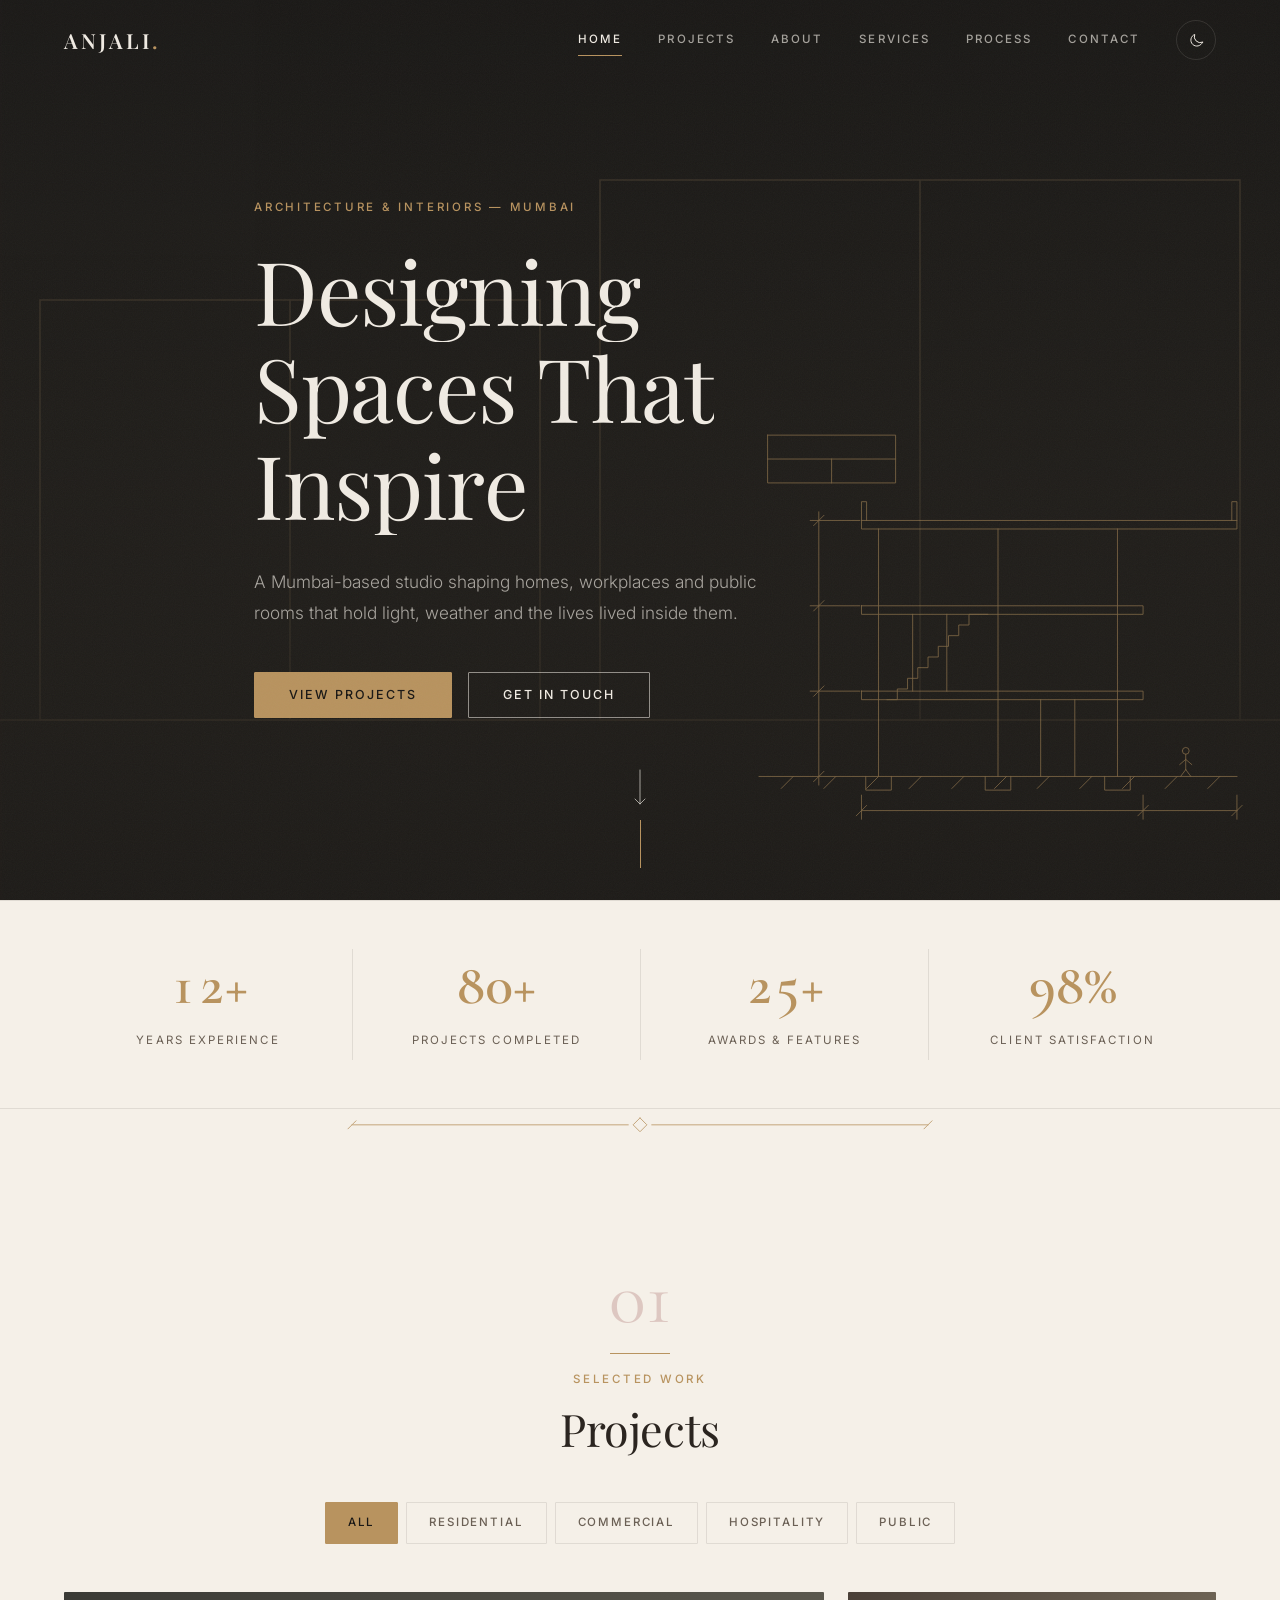
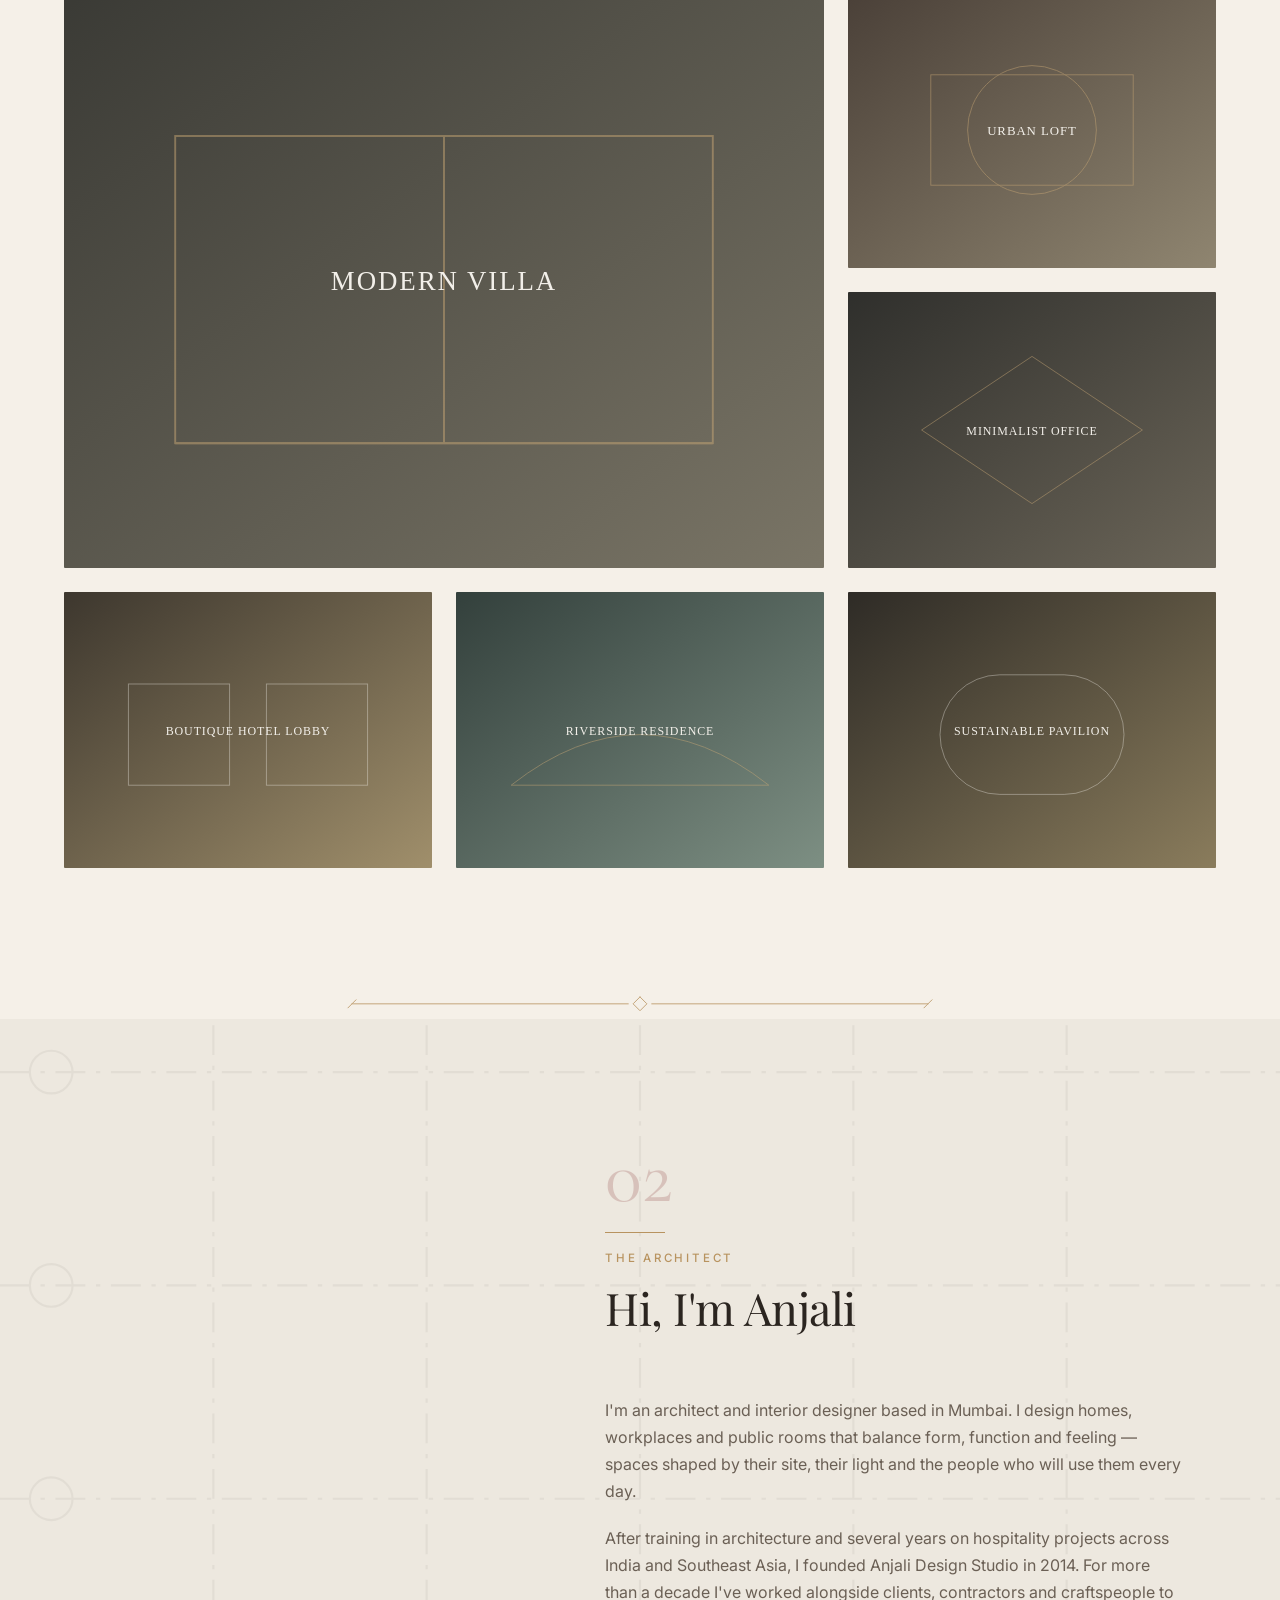
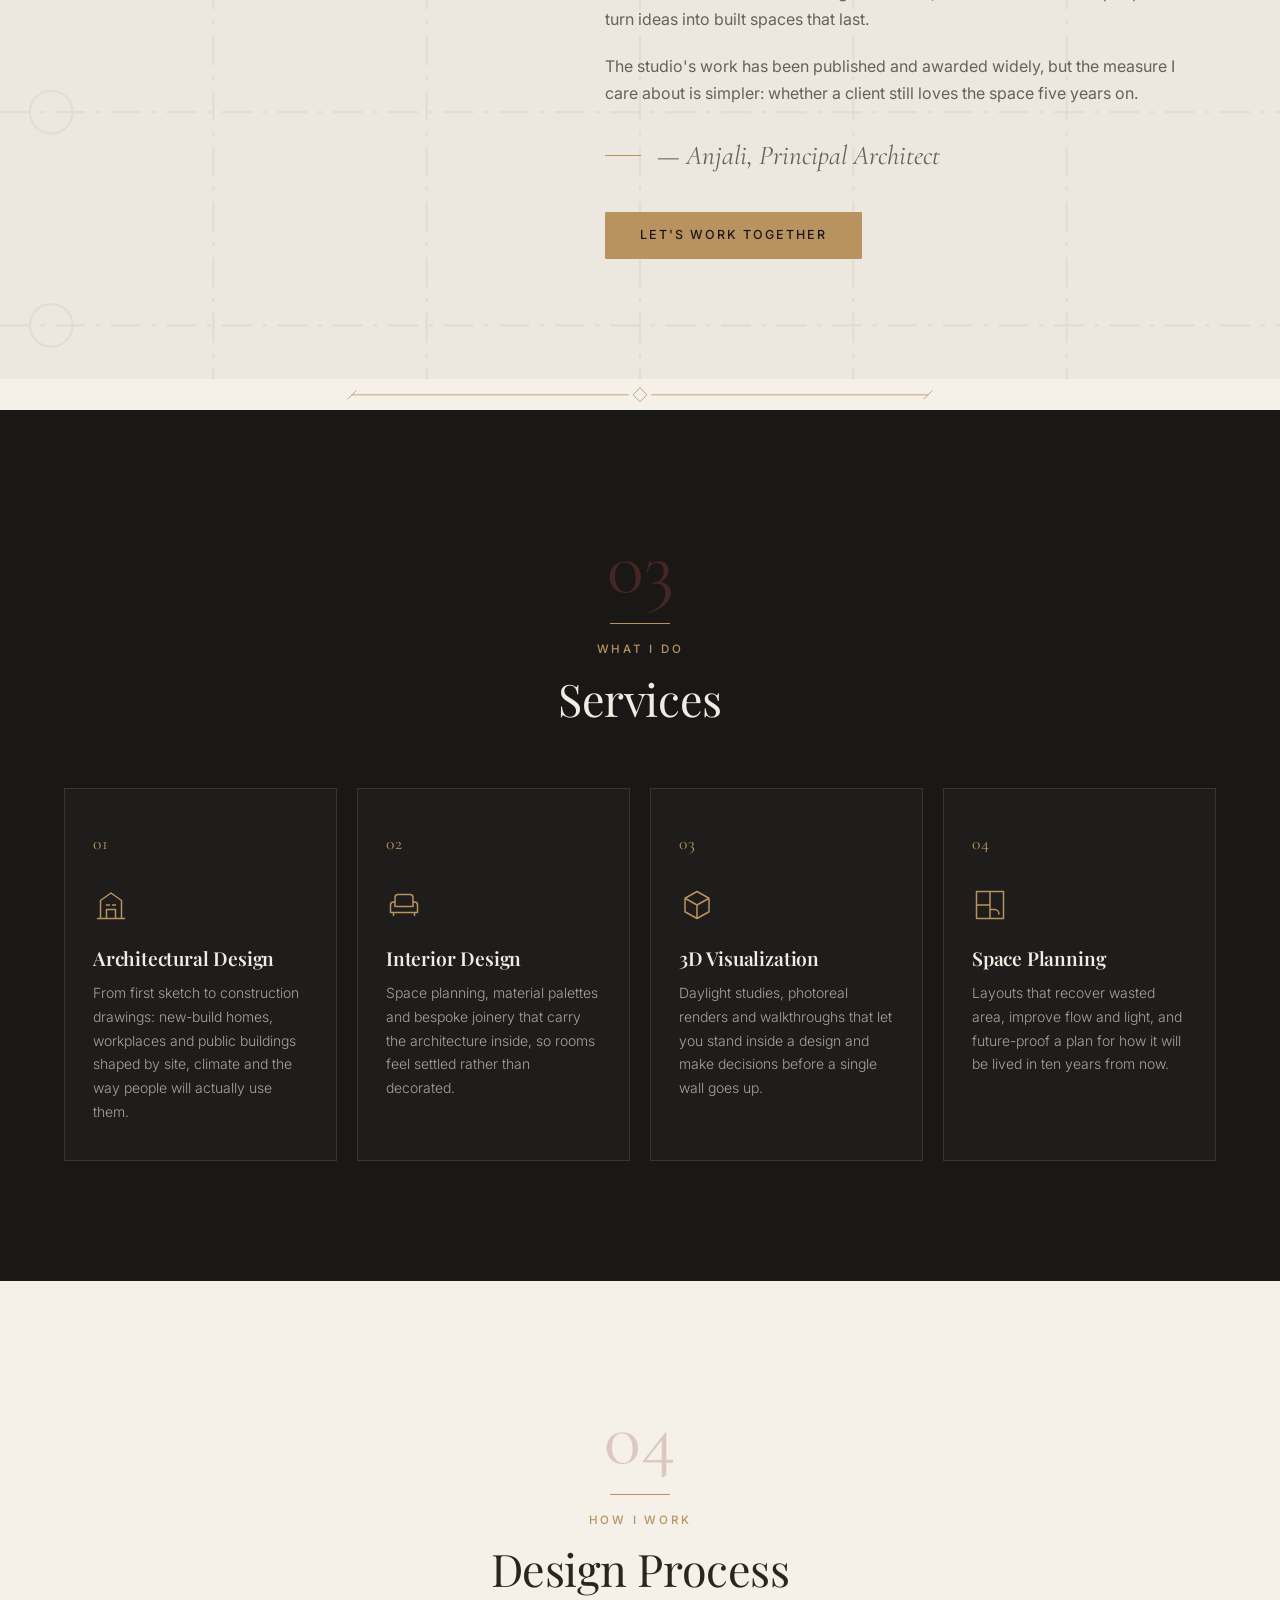
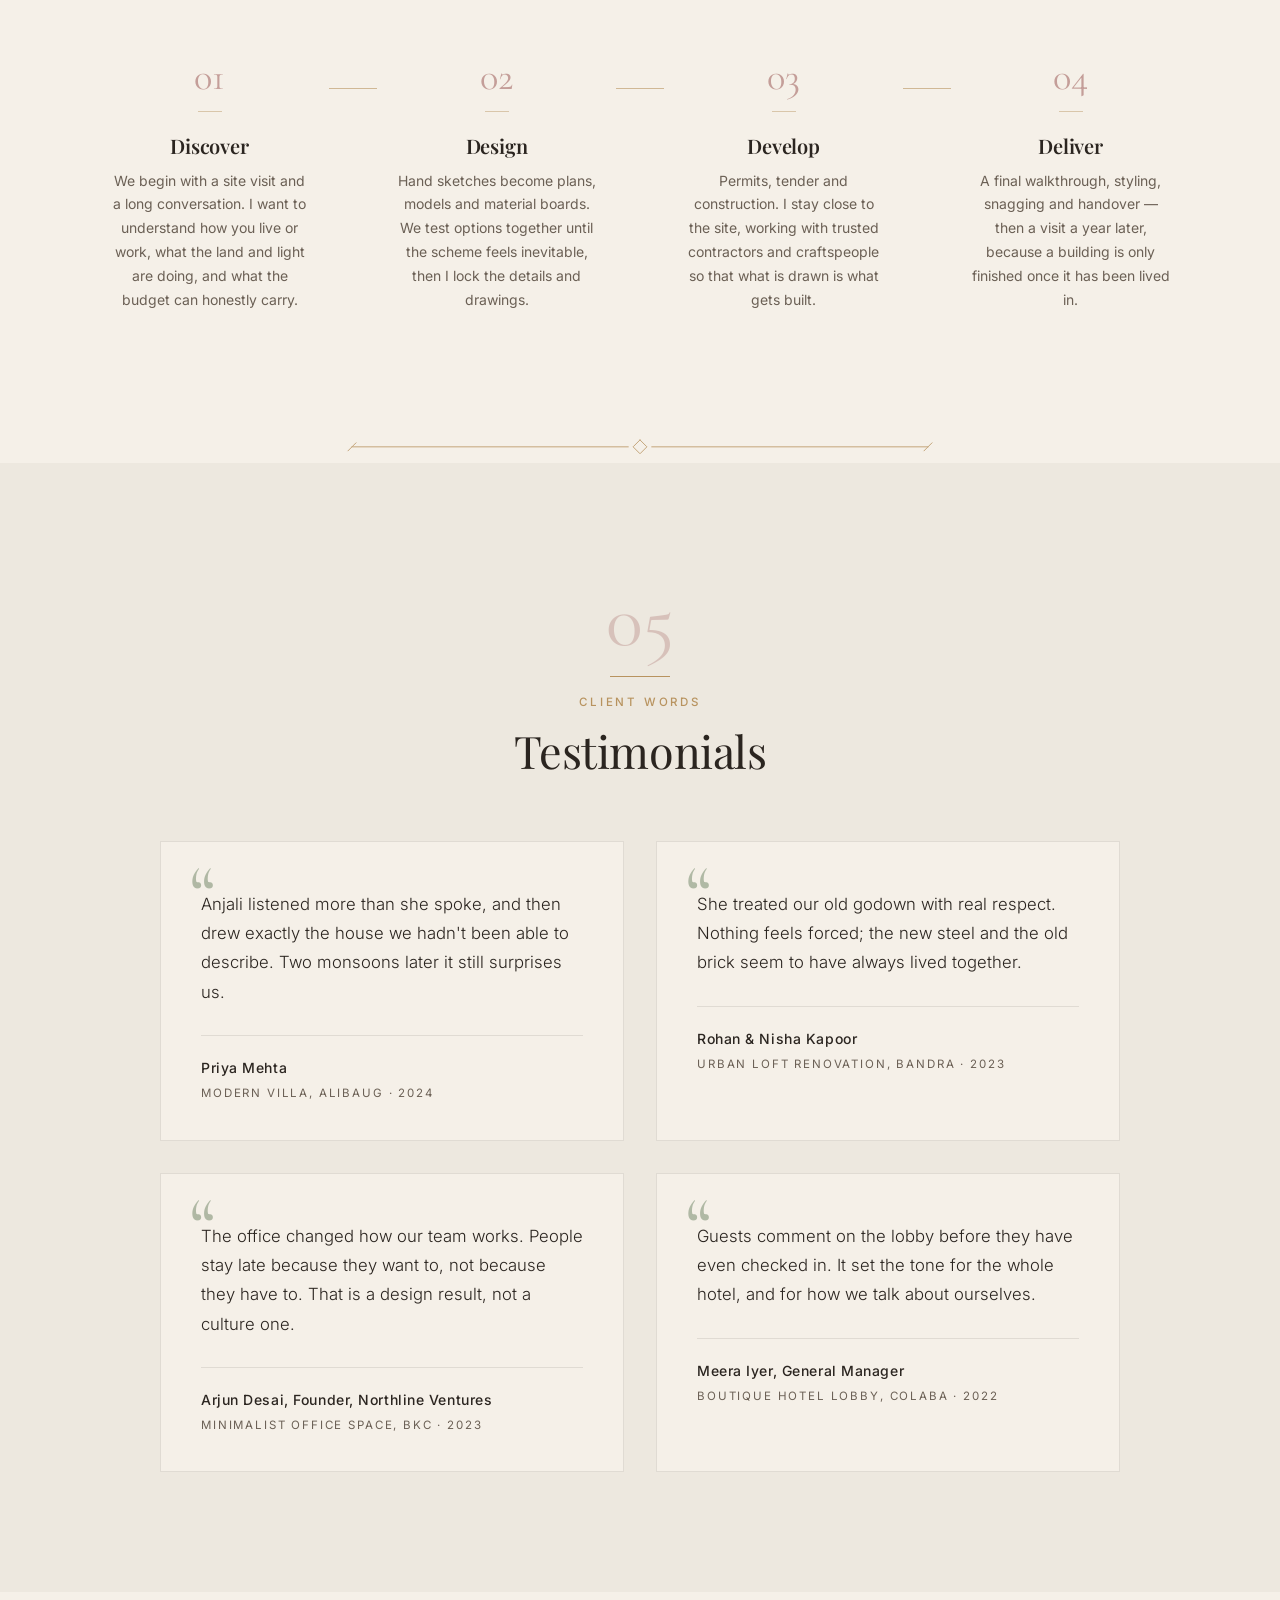
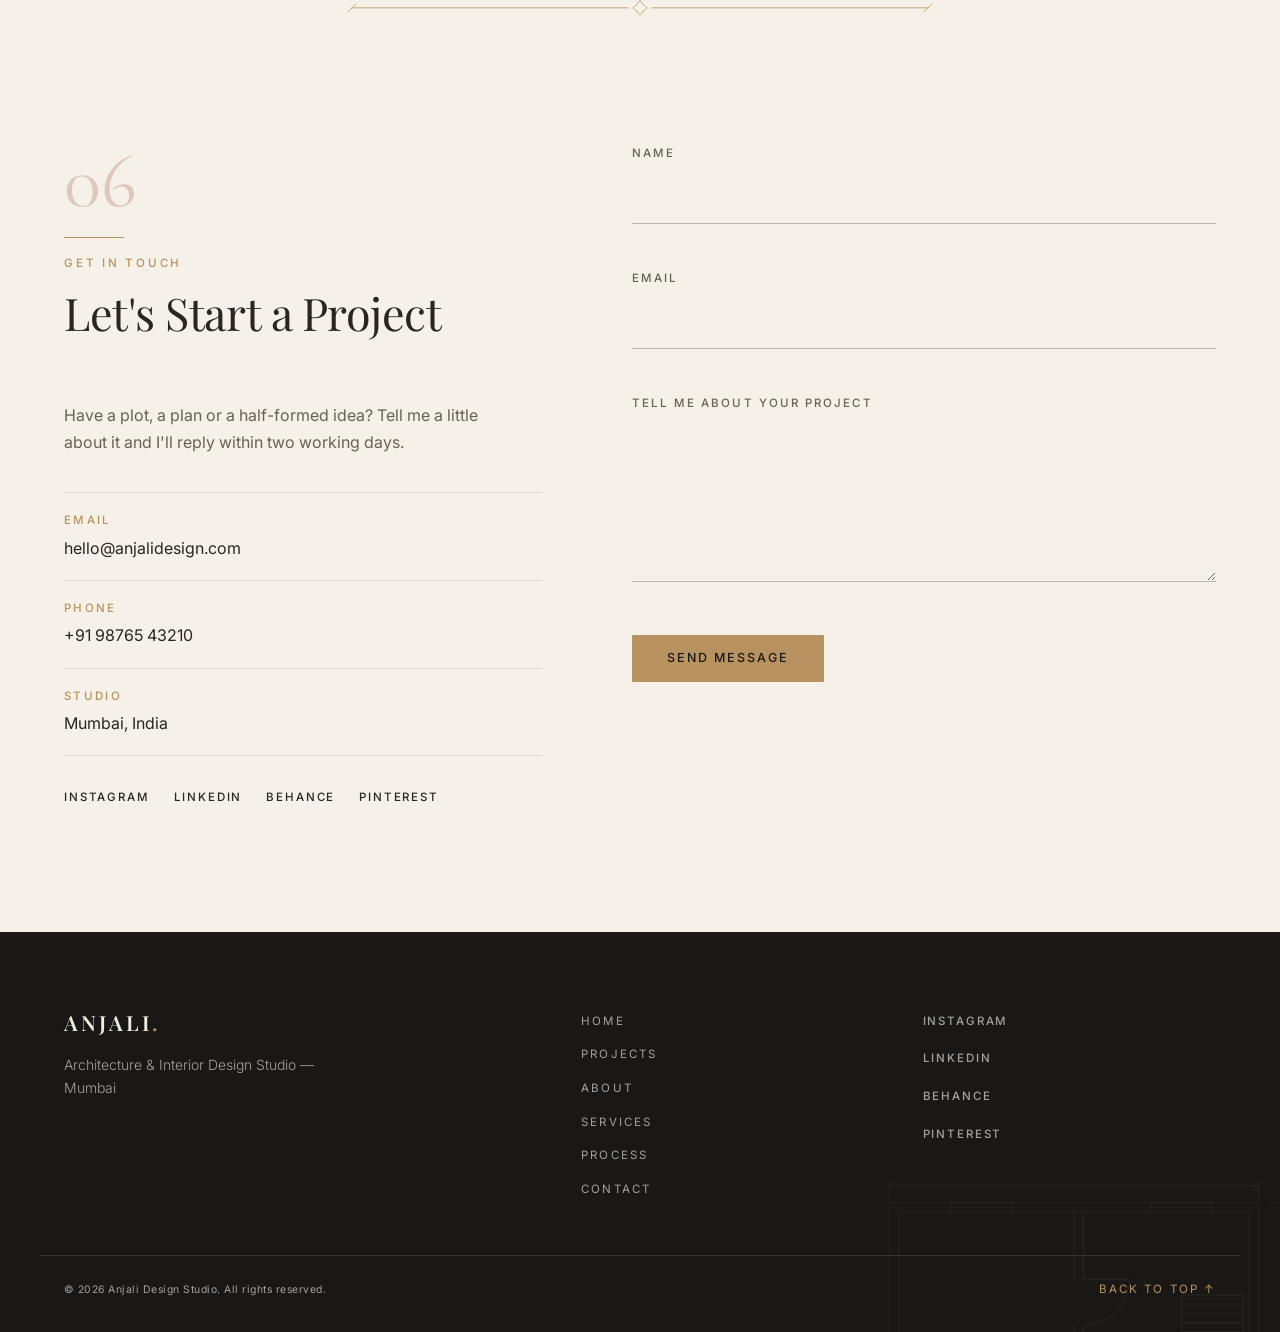
<file: index.html>
<!DOCTYPE html>
<html lang="en" class="no-js">
<head>
  <meta charset="UTF-8">
  <meta name="viewport" content="width=device-width, initial-scale=1.0">

  <!-- CONTENT: Page title + search description -->
  <title>Anjali Design Studio — Architecture &amp; Interior Design, Mumbai</title>
  <meta name="description" content="Award-winning architecture and interior design studio in Mumbai. Residential villas, workplaces, hospitality interiors and public spaces, drawn with care and built to last.">
  <meta name="author" content="Anjali Design Studio">
  <meta name="theme-color" content="#1a1816" media="(prefers-color-scheme: light)">
  <meta name="theme-color" content="#080c18" media="(prefers-color-scheme: dark)">
  <link rel="canonical" href="https://senin142.github.io/architectPortfolio/">

  <!-- CONTENT: Social sharing (Open Graph / Twitter). Replace og-image.png with a 1200×630 photo. -->
  <meta property="og:type" content="website">
  <meta property="og:site_name" content="Anjali Design Studio">
  <meta property="og:locale" content="en_IN">
  <meta property="og:title" content="Anjali Design Studio — Architecture &amp; Interiors">
  <meta property="og:description" content="Modern architecture and interiors — from private residences to boutique commercial spaces. Based in Mumbai.">
  <meta property="og:image" content="https://senin142.github.io/architectPortfolio/images/og-image.png">
  <meta property="og:image:width" content="1200">
  <meta property="og:image:height" content="630">
  <meta property="og:image:alt" content="Anjali Design Studio — architectural line drawing of a building elevation">
  <meta property="og:url" content="https://senin142.github.io/architectPortfolio/">
  <meta name="twitter:card" content="summary_large_image">
  <meta name="twitter:title" content="Anjali Design Studio — Architecture &amp; Interiors">
  <meta name="twitter:description" content="Modern architecture and interiors — from private residences to boutique commercial spaces. Based in Mumbai.">
  <meta name="twitter:image" content="https://senin142.github.io/architectPortfolio/images/og-image.png">

  <link rel="icon" href="images/favicon.svg" type="image/svg+xml">

  <!-- Theme + JS detection: must run BEFORE the stylesheet to avoid a flash of the wrong theme -->
  <script>(function(){var d=document.documentElement;d.className=d.className.replace('no-js','js');try{var t=localStorage.getItem('theme');if(t)d.setAttribute('data-theme',t);else if(window.matchMedia('(prefers-color-scheme: dark)').matches)d.setAttribute('data-theme','dark');}catch(e){}})();</script>

  <!-- Fonts: Cormorant (numbers, italics) · Playfair (headings) · Inter (body) -->
  <link rel="preconnect" href="https://fonts.googleapis.com">
  <link rel="preconnect" href="https://fonts.gstatic.com" crossorigin>
  <link href="https://fonts.googleapis.com/css2?family=Cormorant+Garamond:ital,wght@0,400;0,600;1,400&family=Playfair+Display:wght@400;600&family=Inter:wght@300;400;500&display=swap" rel="stylesheet">

  <link rel="stylesheet" href="css/style.css">

  <!-- CONTENT: Structured data for search engines (business details) -->
  <script type="application/ld+json">
  {
    "@context": "https://schema.org",
    "@type": "ProfessionalService",
    "name": "Anjali Design Studio",
    "description": "Architecture and interior design studio in Mumbai specialising in residential villas, workplaces, hospitality interiors and public spaces.",
    "url": "https://senin142.github.io/architectPortfolio/",
    "image": "https://senin142.github.io/architectPortfolio/images/og-image.png",
    "telephone": "+91 98765 43210",
    "email": "hello@anjalidesign.com",
    "address": {
      "@type": "PostalAddress",
      "addressLocality": "Mumbai",
      "addressRegion": "Maharashtra",
      "addressCountry": "IN"
    },
    "areaServed": "India",
    "founder": { "@type": "Person", "name": "Anjali" },
    "knowsAbout": ["Architecture", "Interior Design", "3D Visualization", "Space Planning"]
  }
  </script>
</head>

<body>
  <a href="#main" class="skip-link">Skip to content</a>

  <!-- Scroll progress line (left edge) -->
  <div class="scroll-progress" aria-hidden="true"><div class="scroll-progress-fill"></div></div>

  <!-- ============================================================ -->
  <!-- HEADER                                                        -->
  <!-- ============================================================ -->
  <header class="site-header" id="header">
    <div class="container header-inner">
      <a href="#home" class="logo" aria-label="Anjali Design Studio — home">ANJALI<span>.</span></a>

      <!-- CONTENT: Main navigation -->
      <nav class="nav-desktop" aria-label="Primary">
        <a href="#home">Home</a>
        <a href="#projects">Projects</a>
        <a href="#about">About</a>
        <a href="#services">Services</a>
        <a href="#process">Process</a>
        <a href="#contact">Contact</a>
      </nav>

      <button class="theme-toggle" id="themeToggle" type="button" aria-label="Toggle dark mode">
        <svg class="icon-sun" width="20" height="20" viewBox="0 0 24 24" fill="none" stroke="currentColor" stroke-width="1.5" stroke-linecap="round" aria-hidden="true" focusable="false">
          <circle cx="12" cy="12" r="4"/>
          <path d="M12 2v2M12 20v2M4.93 4.93l1.41 1.41M17.66 17.66l1.41 1.41M2 12h2M20 12h2M4.93 19.07l1.41-1.41M17.66 6.34l1.41-1.41"/>
        </svg>
        <svg class="icon-moon" width="20" height="20" viewBox="0 0 24 24" fill="none" stroke="currentColor" stroke-width="1.5" stroke-linecap="round" stroke-linejoin="round" aria-hidden="true" focusable="false">
          <path d="M20.5 14.5A8.5 8.5 0 0 1 9.5 3.5a8.5 8.5 0 1 0 11 11z"/>
        </svg>
      </button>

      <button class="nav-toggle" id="navToggle" type="button" aria-label="Toggle menu" aria-expanded="false" aria-controls="navMobile">
        <span></span><span></span><span></span>
      </button>
    </div>

    <!-- CONTENT: Mobile navigation (keep in sync with the list above) -->
    <nav class="nav-mobile" id="navMobile" aria-label="Mobile">
      <a href="#home">Home</a>
      <a href="#projects">Projects</a>
      <a href="#about">About</a>
      <a href="#services">Services</a>
      <a href="#process">Process</a>
      <a href="#contact">Contact</a>
    </nav>
  </header>

  <main id="main">

    <!-- ============================================================ -->
    <!-- HERO                                                          -->
    <!-- ============================================================ -->
    <section class="hero" id="home" data-tone="dark">
      <!-- CONTENT: Hero background image (replace images/hero-bg.svg with a wide photo, 1600×900 or larger) -->
      <div class="hero-bg" style="background-image: url('images/hero-bg.svg')"></div>
      <div class="hero-overlay"></div>

      <!-- Decorative: building section that drafts itself on load (ground, foundations, columns, slabs, cantilevered roof, stair, dimensions) -->
      <svg class="hero-decoration line-draw" viewBox="0 0 600 500" aria-hidden="true" focusable="false">
        <!-- ground line -->
        <path class="draw-path" d="M20 440 H580" fill="none" stroke="currentColor" stroke-width="1.4" stroke-linecap="round" style="--draw-delay: 0s"/>
        <!-- ground hatch -->
        <path class="draw-path" d="M60 440 l-14 14 M110 440 l-14 14 M160 440 l-14 14 M210 440 l-14 14 M260 440 l-14 14 M310 440 l-14 14 M360 440 l-14 14 M410 440 l-14 14 M460 440 l-14 14 M510 440 l-14 14 M560 440 l-14 14" fill="none" stroke="currentColor" stroke-width="0.8" stroke-linecap="round" style="--draw-delay: 0.15s"/>
        <!-- foundation pads -->
        <path class="draw-path" d="M145 440 V456 H175 V440 M285 440 V456 H315 V440 M425 440 V456 H455 V440" fill="none" stroke="currentColor" stroke-width="1.2" stroke-linejoin="round" style="--draw-delay: 0.3s"/>
        <!-- columns -->
        <path class="draw-path" d="M160 440 V150 M300 440 V150 M440 440 V150" fill="none" stroke="currentColor" stroke-width="1.4" stroke-linecap="round" style="--draw-delay: 0.45s"/>
        <!-- first floor slab -->
        <path class="draw-path" d="M140 340 H470 V350 H140 Z" fill="none" stroke="currentColor" stroke-width="1.4" stroke-linejoin="round" style="--draw-delay: 0.7s"/>
        <!-- second floor slab -->
        <path class="draw-path" d="M140 240 H470 V250 H140 Z" fill="none" stroke="currentColor" stroke-width="1.4" stroke-linejoin="round" style="--draw-delay: 0.85s"/>
        <!-- roof slab with cantilever -->
        <path class="draw-path" d="M140 140 H580 V150 H140 Z" fill="none" stroke="currentColor" stroke-width="1.4" stroke-linejoin="round" style="--draw-delay: 1s"/>
        <!-- parapet upstands -->
        <path class="draw-path" d="M140 140 V118 H146 V140 M574 140 V118 H580 V140" fill="none" stroke="currentColor" stroke-width="1.2" stroke-linejoin="round" style="--draw-delay: 1.15s"/>
        <!-- glazing mullions -->
        <path class="draw-path" d="M200 250 V340 M240 250 V340 M350 350 V440 M390 350 V440" fill="none" stroke="currentColor" stroke-width="0.8" stroke-linecap="round" style="--draw-delay: 1.3s"/>
        <!-- stair flight -->
        <path class="draw-path" d="M170 350 h12 v-12.5 h12 v-12.5 h12 v-12.5 h12 v-12.5 h12 v-12.5 h12 v-12.5 h12 v-12.5 h12 v-12.5 h22" fill="none" stroke="currentColor" stroke-width="1" stroke-linejoin="round" style="--draw-delay: 1.45s"/>
        <!-- extension lines (levels) -->
        <path class="draw-path" d="M138 340 H80 M138 240 H80 M138 140 H80" fill="none" stroke="currentColor" stroke-width="0.8" stroke-linecap="round" style="--draw-delay: 1.55s"/>
        <!-- vertical dimension line with ticks -->
        <path class="draw-path" d="M90 450 V130 M84 446 l12 -12 M84 346 l12 -12 M84 246 l12 -12 M84 146 l12 -12" fill="none" stroke="currentColor" stroke-width="0.8" stroke-linecap="round" style="--draw-delay: 1.65s"/>
        <!-- horizontal dimension line with ticks -->
        <path class="draw-path" d="M140 462 V490 M470 462 V490 M580 462 V490 M140 480 H580 M134 486 l12 -12 M464 486 l12 -12 M574 486 l12 -12" fill="none" stroke="currentColor" stroke-width="0.8" stroke-linecap="round" style="--draw-delay: 1.8s"/>
        <!-- title block fragment -->
        <path class="draw-path" d="M30 40 H180 V96 H30 Z M30 68 H180 M105 68 V96" fill="none" stroke="currentColor" stroke-width="0.8" stroke-linejoin="round" style="--draw-delay: 1.95s"/>
        <!-- scale figure -->
        <path class="draw-path" d="M520 410 m-4 0 a4 4 0 1 0 8 0 a4 4 0 1 0 -8 0 M520 414 V432 M520 432 l-6 8 M520 432 l6 8 M520 420 l-7 6 M520 420 l7 6" fill="none" stroke="currentColor" stroke-width="1" stroke-linecap="round" style="--draw-delay: 2.1s"/>
      </svg>

      <!-- CONTENT: Hero text -->
      <div class="container hero-content">
        <span class="eyebrow">Architecture &amp; Interiors — Mumbai</span>
        <h1 class="text-build">Designing Spaces That Inspire</h1>
        <p class="hero-sub">A Mumbai-based studio shaping homes, workplaces and public rooms that hold light, weather and the lives lived inside them.</p>
        <div class="hero-actions">
          <a href="#projects" class="btn btn-primary">View Projects</a>
          <a href="#contact" class="btn btn-outline">Get in Touch</a>
        </div>
      </div>

      <a href="#projects" class="scroll-cue" aria-label="Scroll to projects">
        <svg width="16" height="40" viewBox="0 0 16 40" fill="none" stroke="currentColor" stroke-width="1" stroke-linecap="round" stroke-linejoin="round" aria-hidden="true" focusable="false">
          <path d="M8 2v34M3 31l5 5 5-5"/>
        </svg>
      </a>
    </section>

    <!-- ============================================================ -->
    <!-- STATS                                                         -->
    <!-- ============================================================ -->
    <!-- CONTENT: Key numbers. Edit data-target (number), data-suffix and the visible text together. -->
    <section class="stats" aria-label="Studio at a glance">
      <div class="container stats-inner">
        <div class="stat-item">
          <span class="stat-num" data-target="12" data-suffix="+">12+</span>
          <span class="stat-label">Years Experience</span>
        </div>
        <div class="stat-item">
          <span class="stat-num" data-target="80" data-suffix="+">80+</span>
          <span class="stat-label">Projects Completed</span>
        </div>
        <div class="stat-item">
          <span class="stat-num" data-target="25" data-suffix="+">25+</span>
          <span class="stat-label">Awards &amp; Features</span>
        </div>
        <div class="stat-item">
          <span class="stat-num" data-target="98" data-suffix="%">98%</span>
          <span class="stat-label">Client Satisfaction</span>
        </div>
      </div>
    </section>

    <div class="section-divider line-draw" aria-hidden="true">
      <svg viewBox="0 0 600 24" focusable="false">
        <path class="draw-path" d="M8 12 H288" fill="none" stroke="currentColor" stroke-width="1" style="--draw-delay: 0s"/>
        <path class="draw-path" d="M312 12 H592" fill="none" stroke="currentColor" stroke-width="1" style="--draw-delay: 0s"/>
        <path class="draw-path" d="M4 16 L12 8 M588 16 L596 8" fill="none" stroke="currentColor" stroke-width="1" stroke-linecap="round" style="--draw-delay: 0.3s"/>
        <path class="draw-path" d="M300 5 L307 12 L300 19 L293 12 Z" fill="none" stroke="currentColor" stroke-width="1" stroke-linejoin="round" style="--draw-delay: 0.45s"/>
      </svg>
    </div>

    <!-- ============================================================ -->
    <!-- 01 PROJECTS                                                   -->
    <!-- ============================================================ -->
    <section class="projects" id="projects">
      <div class="container">
        <div class="chapter-heading reveal-up">
          <span class="chapter-num" aria-hidden="true">01</span>
          <div class="chapter-line" aria-hidden="true"></div>
          <span class="section-eyebrow">Selected Work</span>
          <h2 class="section-title">Projects</h2>
        </div>

        <div class="filter-bar" role="tablist" aria-label="Filter projects by category">
          <button class="filter-btn active" type="button" data-filter="all" role="tab" aria-selected="true">All</button>
          <button class="filter-btn" type="button" data-filter="residential" role="tab" aria-selected="false">Residential</button>
          <button class="filter-btn" type="button" data-filter="commercial" role="tab" aria-selected="false">Commercial</button>
          <button class="filter-btn" type="button" data-filter="hospitality" role="tab" aria-selected="false">Hospitality</button>
          <button class="filter-btn" type="button" data-filter="public" role="tab" aria-selected="false">Public</button>
        </div>

        <!-- CONTENT: Project cards. Each card links to its modal (#project-N) at the bottom of this file.
             Images: replace images/project-N.svg with an 800×600 photo. Once a matching images/project-N.webp
             exists, uncomment the <source> line (a <source> pointing to a missing file shows a broken image). -->
        <div class="project-grid" id="projectGrid">

          <article class="project-card curtain-reveal featured" data-category="residential" style="--i: 0">
            <picture>
              <!-- <source srcset="images/project-1.webp" type="image/webp"> -->
              <img src="images/project-1.svg" width="800" height="600" alt="Modern Villa — stone volumes stepping down a coastal slope in Alibaug">
            </picture>
            <div class="project-overlay">
              <span class="project-num">01</span>
              <span class="project-cat">Residential</span>
              <h3>Modern Villa</h3>
              <p class="project-desc">Three stone volumes stepping down a coastal slope toward a rainwater pool.</p>
            </div>
            <a href="#project-1" class="project-link"><span class="visually-hidden">View Modern Villa project details</span></a>
          </article>

          <article class="project-card curtain-reveal" data-category="residential" style="--i: 1">
            <picture>
              <!-- <source srcset="images/project-2.webp" type="image/webp"> -->
              <img src="images/project-2.svg" width="800" height="600" loading="lazy" alt="Urban Loft Renovation — double-height living room with exposed brick and a steel mezzanine">
            </picture>
            <div class="project-overlay">
              <span class="project-num">02</span>
              <span class="project-cat">Renovation</span>
              <h3>Urban Loft Renovation</h3>
              <p class="project-desc">A textile godown reborn as a double-height home with a sleeping mezzanine.</p>
            </div>
            <a href="#project-2" class="project-link"><span class="visually-hidden">View Urban Loft Renovation project details</span></a>
          </article>

          <article class="project-card curtain-reveal" data-category="commercial" style="--i: 2">
            <picture>
              <!-- <source srcset="images/project-3.webp" type="image/webp"> -->
              <img src="images/project-3.svg" width="800" height="600" loading="lazy" alt="Minimalist Office Space — pale ash workstations along a glazed perimeter">
            </picture>
            <div class="project-overlay">
              <span class="project-num">03</span>
              <span class="project-cat">Commercial</span>
              <h3>Minimalist Office Space</h3>
              <p class="project-desc">A daylit fintech headquarters planned around a central street.</p>
            </div>
            <a href="#project-3" class="project-link"><span class="visually-hidden">View Minimalist Office Space project details</span></a>
          </article>

          <article class="project-card curtain-reveal" data-category="hospitality" style="--i: 3">
            <picture>
              <!-- <source srcset="images/project-4.webp" type="image/webp"> -->
              <img src="images/project-4.svg" width="800" height="600" loading="lazy" alt="Boutique Hotel Lobby — brass reception desk beneath a restored coffered ceiling">
            </picture>
            <div class="project-overlay">
              <span class="project-num">04</span>
              <span class="project-cat">Hospitality</span>
              <h3>Boutique Hotel Lobby</h3>
              <p class="project-desc">A hushed, brass-lit arrival for a restored Edwardian hotel.</p>
            </div>
            <a href="#project-4" class="project-link"><span class="visually-hidden">View Boutique Hotel Lobby project details</span></a>
          </article>

          <article class="project-card curtain-reveal" data-category="residential" style="--i: 4">
            <picture>
              <!-- <source srcset="images/project-5.webp" type="image/webp"> -->
              <img src="images/project-5.svg" width="800" height="600" loading="lazy" alt="Riverside Residence — concrete frame and brick jali screens opening to the river">
            </picture>
            <div class="project-overlay">
              <span class="project-num">05</span>
              <span class="project-cat">Residential</span>
              <h3>Riverside Residence</h3>
              <p class="project-desc">A shaded river pavilion for three generations of one family.</p>
            </div>
            <a href="#project-5" class="project-link"><span class="visually-hidden">View Riverside Residence project details</span></a>
          </article>

          <article class="project-card curtain-reveal" data-category="public" style="--i: 5">
            <picture>
              <!-- <source srcset="images/project-6.webp" type="image/webp"> -->
              <img src="images/project-6.svg" width="800" height="600" loading="lazy" alt="Sustainable Pavilion — folded timber canopy over an open lakefront gathering space">
            </picture>
            <div class="project-overlay">
              <span class="project-num">06</span>
              <span class="project-cat">Public Space</span>
              <h3>Sustainable Pavilion</h3>
              <p class="project-desc">A folded timber canopy on the Powai lakefront, powered by the sun.</p>
            </div>
            <a href="#project-6" class="project-link"><span class="visually-hidden">View Sustainable Pavilion project details</span></a>
          </article>

        </div>
      </div>
    </section>

    <div class="section-divider line-draw" aria-hidden="true">
      <svg viewBox="0 0 600 24" focusable="false">
        <path class="draw-path" d="M8 12 H288" fill="none" stroke="currentColor" stroke-width="1" style="--draw-delay: 0s"/>
        <path class="draw-path" d="M312 12 H592" fill="none" stroke="currentColor" stroke-width="1" style="--draw-delay: 0s"/>
        <path class="draw-path" d="M4 16 L12 8 M588 16 L596 8" fill="none" stroke="currentColor" stroke-width="1" stroke-linecap="round" style="--draw-delay: 0.3s"/>
        <path class="draw-path" d="M300 5 L307 12 L300 19 L293 12 Z" fill="none" stroke="currentColor" stroke-width="1" stroke-linejoin="round" style="--draw-delay: 0.45s"/>
      </svg>
    </div>

    <!-- ============================================================ -->
    <!-- 02 ABOUT                                                      -->
    <!-- ============================================================ -->
    <section class="about" id="about">
      <!-- Decorative: faint structural grid behind the section -->
      <svg class="about-grid-deco" viewBox="0 0 600 600" preserveAspectRatio="xMidYMid slice" aria-hidden="true" focusable="false">
        <g fill="none" stroke="currentColor" stroke-width="1" stroke-dasharray="14 5 2 5">
          <path d="M100 0 V600 M200 0 V600 M300 0 V600 M400 0 V600 M500 0 V600"/>
          <path d="M0 100 H600 M0 200 H600 M0 300 H600 M0 400 H600 M0 500 H600"/>
        </g>
        <g fill="none" stroke="currentColor" stroke-width="1">
          <circle cx="100" cy="24" r="10"/><circle cx="200" cy="24" r="10"/><circle cx="300" cy="24" r="10"/><circle cx="400" cy="24" r="10"/><circle cx="500" cy="24" r="10"/>
          <circle cx="24" cy="100" r="10"/><circle cx="24" cy="200" r="10"/><circle cx="24" cy="300" r="10"/><circle cx="24" cy="400" r="10"/><circle cx="24" cy="500" r="10"/>
        </g>
      </svg>

      <div class="container about-inner">
        <!-- CONTENT: Portrait (replace images/about-portrait.svg with a 600×720 photo) -->
        <div class="about-image clip-reveal-diagonal">
          <picture>
            <!-- <source srcset="images/about-portrait.webp" type="image/webp"> -->
            <img src="images/about-portrait.svg" width="600" height="720" loading="lazy" alt="Portrait of Anjali, principal architect, at her drawing table">
          </picture>
        </div>

        <!-- CONTENT: About text -->
        <div class="about-text">
          <div class="chapter-heading chapter-heading--left reveal-up">
            <span class="chapter-num" aria-hidden="true">02</span>
            <div class="chapter-line" aria-hidden="true"></div>
            <span class="section-eyebrow">The Architect</span>
            <h2 class="section-title">Hi, I'm Anjali</h2>
          </div>
          <p class="reveal-up" style="--i: 1">I'm an architect and interior designer based in Mumbai. I design homes, workplaces and public rooms that balance form, function and feeling — spaces shaped by their site, their light and the people who will use them every day.</p>
          <p class="reveal-up" style="--i: 2">After training in architecture and several years on hospitality projects across India and Southeast Asia, I founded Anjali Design Studio in 2014. For more than a decade I've worked alongside clients, contractors and craftspeople to turn ideas into built spaces that last.</p>
          <p class="reveal-up" style="--i: 3">The studio's work has been published and awarded widely, but the measure I care about is simpler: whether a client still loves the space five years on.</p>
          <p class="signature reveal-up" style="--i: 4">— Anjali, Principal Architect</p>
          <a href="#contact" class="btn btn-primary reveal-up" style="--i: 5">Let's Work Together</a>
        </div>
      </div>
    </section>

    <div class="section-divider line-draw" aria-hidden="true">
      <svg viewBox="0 0 600 24" focusable="false">
        <path class="draw-path" d="M8 12 H288" fill="none" stroke="currentColor" stroke-width="1" style="--draw-delay: 0s"/>
        <path class="draw-path" d="M312 12 H592" fill="none" stroke="currentColor" stroke-width="1" style="--draw-delay: 0s"/>
        <path class="draw-path" d="M4 16 L12 8 M588 16 L596 8" fill="none" stroke="currentColor" stroke-width="1" stroke-linecap="round" style="--draw-delay: 0.3s"/>
        <path class="draw-path" d="M300 5 L307 12 L300 19 L293 12 Z" fill="none" stroke="currentColor" stroke-width="1" stroke-linejoin="round" style="--draw-delay: 0.45s"/>
      </svg>
    </div>

    <!-- ============================================================ -->
    <!-- 03 SERVICES                                                   -->
    <!-- ============================================================ -->
    <section class="services" id="services" data-tone="dark">
      <div class="container">
        <div class="chapter-heading reveal-up">
          <span class="chapter-num" aria-hidden="true">03</span>
          <div class="chapter-line" aria-hidden="true"></div>
          <span class="section-eyebrow">What I Do</span>
          <h2 class="section-title">Services</h2>
        </div>

        <!-- CONTENT: Services -->
        <div class="services-grid">
          <div class="service-card reveal-up" style="--i: 0">
            <span class="service-num" aria-hidden="true">01</span>
            <svg class="service-icon" width="24" height="24" viewBox="0 0 24 24" fill="none" stroke="currentColor" stroke-width="1.25" stroke-linecap="round" stroke-linejoin="round" aria-hidden="true" focusable="false">
              <path d="M3 21h18M5 21V9l7-5 7 5v12M9 21v-6h6v6M9 12h2M13 12h2"/>
            </svg>
            <h3>Architectural Design</h3>
            <p>From first sketch to construction drawings: new-build homes, workplaces and public buildings shaped by site, climate and the way people will actually use them.</p>
          </div>

          <div class="service-card reveal-up" style="--i: 1">
            <span class="service-num" aria-hidden="true">02</span>
            <svg class="service-icon" width="24" height="24" viewBox="0 0 24 24" fill="none" stroke="currentColor" stroke-width="1.25" stroke-linecap="round" stroke-linejoin="round" aria-hidden="true" focusable="false">
              <path d="M6 10V7a2 2 0 0 1 2-2h8a2 2 0 0 1 2 2v3M3 12a2 2 0 0 1 2-2h1v3h12v-3h1a2 2 0 0 1 2 2v5H3zM5 17v2M19 17v2"/>
            </svg>
            <h3>Interior Design</h3>
            <p>Space planning, material palettes and bespoke joinery that carry the architecture inside, so rooms feel settled rather than decorated.</p>
          </div>

          <div class="service-card reveal-up" style="--i: 2">
            <span class="service-num" aria-hidden="true">03</span>
            <svg class="service-icon" width="24" height="24" viewBox="0 0 24 24" fill="none" stroke="currentColor" stroke-width="1.25" stroke-linecap="round" stroke-linejoin="round" aria-hidden="true" focusable="false">
              <path d="M12 3l8 4.5v9L12 21l-8-4.5v-9L12 3zM12 12l8-4.5M12 12L4 7.5M12 12v9"/>
            </svg>
            <h3>3D Visualization</h3>
            <p>Daylight studies, photoreal renders and walkthroughs that let you stand inside a design and make decisions before a single wall goes up.</p>
          </div>

          <div class="service-card reveal-up" style="--i: 3">
            <span class="service-num" aria-hidden="true">04</span>
            <svg class="service-icon" width="24" height="24" viewBox="0 0 24 24" fill="none" stroke="currentColor" stroke-width="1.25" stroke-linecap="round" stroke-linejoin="round" aria-hidden="true" focusable="false">
              <path d="M3 3h18v18H3zM12 3v18M3 12h9M12 15h3M15 15a3 3 0 0 1 3 3"/>
            </svg>
            <h3>Space Planning</h3>
            <p>Layouts that recover wasted area, improve flow and light, and future-proof a plan for how it will be lived in ten years from now.</p>
          </div>
        </div>
      </div>
    </section>

    <!-- ============================================================ -->
    <!-- 04 PROCESS                                                    -->
    <!-- ============================================================ -->
    <section class="process" id="process">
      <div class="container">
        <div class="chapter-heading reveal-up">
          <span class="chapter-num" aria-hidden="true">04</span>
          <div class="chapter-line" aria-hidden="true"></div>
          <span class="section-eyebrow">How I Work</span>
          <h2 class="section-title">Design Process</h2>
        </div>

        <!-- CONTENT: Process steps -->
        <div class="process-timeline">
          <div class="process-step clip-reveal" style="--i: 0">
            <span class="process-num" aria-hidden="true">01</span>
            <h3>Discover</h3>
            <p>We begin with a site visit and a long conversation. I want to understand how you live or work, what the land and light are doing, and what the budget can honestly carry.</p>
          </div>
          <div class="process-connector" aria-hidden="true"></div>
          <div class="process-step clip-reveal" style="--i: 1">
            <span class="process-num" aria-hidden="true">02</span>
            <h3>Design</h3>
            <p>Hand sketches become plans, models and material boards. We test options together until the scheme feels inevitable, then I lock the details and drawings.</p>
          </div>
          <div class="process-connector" aria-hidden="true"></div>
          <div class="process-step clip-reveal" style="--i: 2">
            <span class="process-num" aria-hidden="true">03</span>
            <h3>Develop</h3>
            <p>Permits, tender and construction. I stay close to the site, working with trusted contractors and craftspeople so that what is drawn is what gets built.</p>
          </div>
          <div class="process-connector" aria-hidden="true"></div>
          <div class="process-step clip-reveal" style="--i: 3">
            <span class="process-num" aria-hidden="true">04</span>
            <h3>Deliver</h3>
            <p>A final walkthrough, styling, snagging and handover — then a visit a year later, because a building is only finished once it has been lived in.</p>
          </div>
        </div>
      </div>
    </section>

    <div class="section-divider line-draw" aria-hidden="true">
      <svg viewBox="0 0 600 24" focusable="false">
        <path class="draw-path" d="M8 12 H288" fill="none" stroke="currentColor" stroke-width="1" style="--draw-delay: 0s"/>
        <path class="draw-path" d="M312 12 H592" fill="none" stroke="currentColor" stroke-width="1" style="--draw-delay: 0s"/>
        <path class="draw-path" d="M4 16 L12 8 M588 16 L596 8" fill="none" stroke="currentColor" stroke-width="1" stroke-linecap="round" style="--draw-delay: 0.3s"/>
        <path class="draw-path" d="M300 5 L307 12 L300 19 L293 12 Z" fill="none" stroke="currentColor" stroke-width="1" stroke-linejoin="round" style="--draw-delay: 0.45s"/>
      </svg>
    </div>

    <!-- ============================================================ -->
    <!-- 05 TESTIMONIALS                                               -->
    <!-- ============================================================ -->
    <section class="testimonials" id="testimonials">
      <div class="container">
        <div class="chapter-heading reveal-up">
          <span class="chapter-num" aria-hidden="true">05</span>
          <div class="chapter-line" aria-hidden="true"></div>
          <span class="section-eyebrow">Client Words</span>
          <h2 class="section-title">Testimonials</h2>
        </div>

        <!-- CONTENT: Testimonials -->
        <div class="testimonial-grid">
          <blockquote class="testimonial-card reveal-fade" style="--i: 0">
            <span class="quote-mark" aria-hidden="true">&ldquo;</span>
            <p>Anjali listened more than she spoke, and then drew exactly the house we hadn't been able to describe. Two monsoons later it still surprises us.</p>
            <footer>
              <cite class="testimonial-author">Priya Mehta</cite>
              <span class="testimonial-project">Modern Villa, Alibaug &middot; 2024</span>
            </footer>
          </blockquote>

          <blockquote class="testimonial-card reveal-fade" style="--i: 1">
            <span class="quote-mark" aria-hidden="true">&ldquo;</span>
            <p>She treated our old godown with real respect. Nothing feels forced; the new steel and the old brick seem to have always lived together.</p>
            <footer>
              <cite class="testimonial-author">Rohan &amp; Nisha Kapoor</cite>
              <span class="testimonial-project">Urban Loft Renovation, Bandra &middot; 2023</span>
            </footer>
          </blockquote>

          <blockquote class="testimonial-card reveal-fade" style="--i: 2">
            <span class="quote-mark" aria-hidden="true">&ldquo;</span>
            <p>The office changed how our team works. People stay late because they want to, not because they have to. That is a design result, not a culture one.</p>
            <footer>
              <cite class="testimonial-author">Arjun Desai, Founder, Northline Ventures</cite>
              <span class="testimonial-project">Minimalist Office Space, BKC &middot; 2023</span>
            </footer>
          </blockquote>

          <blockquote class="testimonial-card reveal-fade" style="--i: 3">
            <span class="quote-mark" aria-hidden="true">&ldquo;</span>
            <p>Guests comment on the lobby before they have even checked in. It set the tone for the whole hotel, and for how we talk about ourselves.</p>
            <footer>
              <cite class="testimonial-author">Meera Iyer, General Manager</cite>
              <span class="testimonial-project">Boutique Hotel Lobby, Colaba &middot; 2022</span>
            </footer>
          </blockquote>
        </div>
      </div>
    </section>

    <div class="section-divider line-draw" aria-hidden="true">
      <svg viewBox="0 0 600 24" focusable="false">
        <path class="draw-path" d="M8 12 H288" fill="none" stroke="currentColor" stroke-width="1" style="--draw-delay: 0s"/>
        <path class="draw-path" d="M312 12 H592" fill="none" stroke="currentColor" stroke-width="1" style="--draw-delay: 0s"/>
        <path class="draw-path" d="M4 16 L12 8 M588 16 L596 8" fill="none" stroke="currentColor" stroke-width="1" stroke-linecap="round" style="--draw-delay: 0.3s"/>
        <path class="draw-path" d="M300 5 L307 12 L300 19 L293 12 Z" fill="none" stroke="currentColor" stroke-width="1" stroke-linejoin="round" style="--draw-delay: 0.45s"/>
      </svg>
    </div>

    <!-- ============================================================ -->
    <!-- 06 CONTACT                                                    -->
    <!-- ============================================================ -->
    <section class="contact" id="contact">
      <div class="container contact-inner">
        <!-- CONTENT: Contact details -->
        <div class="contact-info reveal-up">
          <div class="chapter-heading chapter-heading--left">
            <span class="chapter-num" aria-hidden="true">06</span>
            <div class="chapter-line" aria-hidden="true"></div>
            <span class="section-eyebrow">Get In Touch</span>
            <h2 class="section-title">Let's Start a Project</h2>
          </div>
          <p>Have a plot, a plan or a half-formed idea? Tell me a little about it and I'll reply within two working days.</p>
          <ul class="contact-details">
            <li><strong>Email</strong><a href="mailto:hello@anjalidesign.com">hello@anjalidesign.com</a></li>
            <li><strong>Phone</strong><a href="tel:+919876543210">+91 98765 43210</a></li>
            <li><strong>Studio</strong><span>Mumbai, India</span></li>
          </ul>
          <!-- CONTENT: Social links (replace # with real profile URLs) -->
          <div class="social-links">
            <a href="#" aria-label="Instagram">Instagram</a>
            <a href="#" aria-label="LinkedIn">LinkedIn</a>
            <a href="#" aria-label="Behance">Behance</a>
            <a href="#" aria-label="Pinterest">Pinterest</a>
          </div>
        </div>

        <!-- CONTENT: Contact form. To make it send mail, see CONTENT-GUIDE.md (Formspree / Netlify Forms). -->
        <form class="contact-form reveal-up" id="contactForm" novalidate>
          <div class="form-row">
            <label for="name">Name</label>
            <input type="text" id="name" name="name" required minlength="2" autocomplete="name">
            <span class="field-error" aria-live="polite"></span>
          </div>
          <div class="form-row">
            <label for="email">Email</label>
            <input type="email" id="email" name="email" required autocomplete="email">
            <span class="field-error" aria-live="polite"></span>
          </div>
          <div class="form-row">
            <label for="message">Tell me about your project</label>
            <textarea id="message" name="message" rows="5" required minlength="10" autocomplete="off"></textarea>
            <span class="field-error" aria-live="polite"></span>
          </div>
          <button type="submit" class="btn btn-primary">Send Message</button>
          <p class="form-note" id="formNote" role="status" hidden>Thank you — your message has been noted. This demo form is not yet connected to a mail service; see CONTENT-GUIDE.md to link it to Formspree or Netlify Forms.</p>
        </form>
      </div>
    </section>

  </main>

  <!-- ============================================================ -->
  <!-- FOOTER                                                        -->
  <!-- ============================================================ -->
  <footer class="site-footer" data-tone="dark">
    <!-- Decorative: floor-plan fragment (double-line walls, windows, door swing, stair, dimensions) -->
    <svg class="footer-decoration line-draw" viewBox="0 0 600 240" aria-hidden="true" focusable="false">
      <!-- outer wall -->
      <path class="draw-path" d="M40 220 V40 H520 V220" fill="none" stroke="currentColor" stroke-width="1.4" stroke-linejoin="round" style="--draw-delay: 0s"/>
      <!-- inner wall line -->
      <path class="draw-path" d="M52 220 V52 H508 V220" fill="none" stroke="currentColor" stroke-width="1" stroke-linejoin="round" style="--draw-delay: 0.2s"/>
      <!-- partition wall with door opening -->
      <path class="draw-path" d="M280 52 V140 M292 52 V140 M280 200 V220 M292 200 V220" fill="none" stroke="currentColor" stroke-width="1" style="--draw-delay: 0.4s"/>
      <!-- windows -->
      <path class="draw-path" d="M120 40 V52 M200 40 V52 M120 46 H200 M380 40 V52 M460 40 V52 M380 46 H460" fill="none" stroke="currentColor" stroke-width="0.8" style="--draw-delay: 0.55s"/>
      <!-- door leaf + swing -->
      <path class="draw-path" d="M292 140 H352 A60 60 0 0 1 292 200" fill="none" stroke="currentColor" stroke-width="0.8" stroke-linecap="round" style="--draw-delay: 0.7s"/>
      <!-- top dimension line -->
      <path class="draw-path" d="M40 36 V12 M520 36 V12 M40 18 H520 M34 24 l12 -12 M514 24 l12 -12" fill="none" stroke="currentColor" stroke-width="0.8" stroke-linecap="round" style="--draw-delay: 0.9s"/>
      <!-- right dimension line -->
      <path class="draw-path" d="M536 40 H566 M536 220 H566 M560 40 V220 M554 46 l12 -12 M554 226 l12 -12" fill="none" stroke="currentColor" stroke-width="0.8" stroke-linecap="round" style="--draw-delay: 1.05s"/>
      <!-- stair -->
      <path class="draw-path" d="M420 160 V220 M500 160 V220 M420 160 H500 M420 172 H500 M420 184 H500 M420 196 H500 M420 208 H500" fill="none" stroke="currentColor" stroke-width="0.8" style="--draw-delay: 1.2s"/>
    </svg>

    <div class="container footer-inner">
      <!-- CONTENT: Footer brand -->
      <div class="footer-brand">
        <a href="#home" class="logo" aria-label="Anjali Design Studio — back to top">ANJALI<span>.</span></a>
        <p class="footer-tagline">Architecture &amp; Interior Design Studio — Mumbai</p>
      </div>
      <nav class="footer-nav" aria-label="Footer navigation">
        <a href="#home">Home</a>
        <a href="#projects">Projects</a>
        <a href="#about">About</a>
        <a href="#services">Services</a>
        <a href="#process">Process</a>
        <a href="#contact">Contact</a>
      </nav>
      <!-- CONTENT: Social links (replace # with real profile URLs) -->
      <div class="footer-social">
        <a href="#" aria-label="Instagram">Instagram</a>
        <a href="#" aria-label="LinkedIn">LinkedIn</a>
        <a href="#" aria-label="Behance">Behance</a>
        <a href="#" aria-label="Pinterest">Pinterest</a>
      </div>
    </div>

    <div class="container footer-bottom">
      <small>&copy; <span id="year">2026</span> Anjali Design Studio. All rights reserved.</small>
      <a href="#home" class="back-top">Back to top &uarr;</a>
    </div>
  </footer>

  <!-- ============================================================ -->
  <!-- PROJECT MODALS (opened via #project-N links)                  -->
  <!-- ============================================================ -->

  <!-- CONTENT: Project 1 — Modern Villa -->
  <div class="project-modal" id="project-1" role="dialog" aria-modal="true" aria-labelledby="project-1-title" hidden>
    <div class="modal-topbar">
      <span class="project-num">01 / 06</span>
      <button class="modal-close" type="button" aria-label="Close project details">&times;</button>
    </div>
    <div class="modal-content">
      <div class="modal-hero">
        <picture>
          <!-- <source srcset="images/project-1.webp" type="image/webp"> -->
          <img src="images/project-1.svg" width="800" height="600" loading="lazy" alt="Modern Villa — stone volumes stepping down a coastal slope in Alibaug" data-lightbox="project-1">
        </picture>
      </div>
      <div class="container modal-body">
        <span class="project-cat">Residential</span>
        <h2 id="project-1-title">Modern Villa</h2>
        <dl class="project-meta-grid">
          <div><dt>Year</dt><dd>2024</dd></div>
          <div><dt>Location</dt><dd>Alibaug, Maharashtra</dd></div>
          <div><dt>Area</dt><dd>6,200 sq ft</dd></div>
          <div><dt>Scope</dt><dd>Architecture, Interiors, Landscape</dd></div>
        </dl>
        <p class="project-full-desc">Set on a sloping plot above the Alibaug coastline, the villa is organised as three stone-clad volumes stepping down with the land. Deep verandahs wrap the living spaces, so the family moves between inside and outside without noticing a threshold.</p>
        <p class="project-full-desc">Materials were chosen to weather gracefully: locally quarried basalt, teak shutters and lime-plastered walls that soften the afternoon light. A rainwater-fed pool anchors the lower terrace and cools the sea breeze before it reaches the house.</p>
        <div class="modal-gallery">
          <!-- CONTENT: extra images for this project, each with data-lightbox="project-1" (800×600) -->
          <img src="images/project-1.svg" width="800" height="600" loading="lazy" alt="Modern Villa — verandah and rainwater pool on the lower terrace" data-lightbox="project-1">
        </div>
      </div>
    </div>
    <nav class="project-nav" aria-label="Project navigation">
      <a href="#project-6" class="prev">&larr; Previous</a>
      <button class="modal-close-text" type="button">Close</button>
      <a href="#project-2" class="next">Next &rarr;</a>
    </nav>
  </div>

  <!-- CONTENT: Project 2 — Urban Loft Renovation -->
  <div class="project-modal" id="project-2" role="dialog" aria-modal="true" aria-labelledby="project-2-title" hidden>
    <div class="modal-topbar">
      <span class="project-num">02 / 06</span>
      <button class="modal-close" type="button" aria-label="Close project details">&times;</button>
    </div>
    <div class="modal-content">
      <div class="modal-hero">
        <picture>
          <!-- <source srcset="images/project-2.webp" type="image/webp"> -->
          <img src="images/project-2.svg" width="800" height="600" loading="lazy" alt="Urban Loft Renovation — double-height living room with exposed brick and a steel mezzanine" data-lightbox="project-2">
        </picture>
      </div>
      <div class="container modal-body">
        <span class="project-cat">Renovation</span>
        <h2 id="project-2-title">Urban Loft Renovation</h2>
        <dl class="project-meta-grid">
          <div><dt>Year</dt><dd>2023</dd></div>
          <div><dt>Location</dt><dd>Bandra West, Mumbai</dd></div>
          <div><dt>Area</dt><dd>2,400 sq ft</dd></div>
          <div><dt>Scope</dt><dd>Interior Architecture, Renovation</dd></div>
        </dl>
        <p class="project-full-desc">A former textile godown on a quiet Bandra lane, stripped back to its cast-iron columns and timber trusses. The brief asked for a home that felt generous despite the narrow footprint, so the plan was opened into a single double-height room with a sleeping mezzanine above.</p>
        <p class="project-full-desc">New insertions are deliberately legible — blackened steel, oak, and a run of full-height shelving that doubles as the stair balustrade. The original brickwork was repaired rather than hidden, keeping the building's working past in plain view.</p>
        <div class="modal-gallery">
          <!-- CONTENT: extra images for this project, each with data-lightbox="project-2" (800×600) -->
          <img src="images/project-2.svg" width="800" height="600" loading="lazy" alt="Urban Loft Renovation — oak stair with full-height shelving balustrade" data-lightbox="project-2">
        </div>
      </div>
    </div>
    <nav class="project-nav" aria-label="Project navigation">
      <a href="#project-1" class="prev">&larr; Previous</a>
      <button class="modal-close-text" type="button">Close</button>
      <a href="#project-3" class="next">Next &rarr;</a>
    </nav>
  </div>

  <!-- CONTENT: Project 3 — Minimalist Office Space -->
  <div class="project-modal" id="project-3" role="dialog" aria-modal="true" aria-labelledby="project-3-title" hidden>
    <div class="modal-topbar">
      <span class="project-num">03 / 06</span>
      <button class="modal-close" type="button" aria-label="Close project details">&times;</button>
    </div>
    <div class="modal-content">
      <div class="modal-hero">
        <picture>
          <!-- <source srcset="images/project-3.webp" type="image/webp"> -->
          <img src="images/project-3.svg" width="800" height="600" loading="lazy" alt="Minimalist Office Space — pale ash workstations along a glazed perimeter" data-lightbox="project-3">
        </picture>
      </div>
      <div class="container modal-body">
        <span class="project-cat">Commercial</span>
        <h2 id="project-3-title">Minimalist Office Space</h2>
        <dl class="project-meta-grid">
          <div><dt>Year</dt><dd>2023</dd></div>
          <div><dt>Location</dt><dd>Bandra Kurla Complex, Mumbai</dd></div>
          <div><dt>Area</dt><dd>9,800 sq ft</dd></div>
          <div><dt>Scope</dt><dd>Workplace Design, Interiors, Wayfinding</dd></div>
        </dl>
        <p class="project-full-desc">Headquarters for a growing design-led fintech, planned around a central "street" that connects the reception, café and meeting rooms. Workstations sit along the glazed perimeter, so everyone gets daylight and the long city views.</p>
        <p class="project-full-desc">A restrained palette of pale ash, raw concrete and warm grey felt keeps the floor calm across a long day. Acoustic ceiling rafts and sliding partitions let the space shift between quiet focus and all-hands gatherings without rebuilding anything.</p>
        <div class="modal-gallery">
          <!-- CONTENT: extra images for this project, each with data-lightbox="project-3" (800×600) -->
          <img src="images/project-3.svg" width="800" height="600" loading="lazy" alt="Minimalist Office Space — central street with café and meeting rooms" data-lightbox="project-3">
        </div>
      </div>
    </div>
    <nav class="project-nav" aria-label="Project navigation">
      <a href="#project-2" class="prev">&larr; Previous</a>
      <button class="modal-close-text" type="button">Close</button>
      <a href="#project-4" class="next">Next &rarr;</a>
    </nav>
  </div>

  <!-- CONTENT: Project 4 — Boutique Hotel Lobby -->
  <div class="project-modal" id="project-4" role="dialog" aria-modal="true" aria-labelledby="project-4-title" hidden>
    <div class="modal-topbar">
      <span class="project-num">04 / 06</span>
      <button class="modal-close" type="button" aria-label="Close project details">&times;</button>
    </div>
    <div class="modal-content">
      <div class="modal-hero">
        <picture>
          <!-- <source srcset="images/project-4.webp" type="image/webp"> -->
          <img src="images/project-4.svg" width="800" height="600" loading="lazy" alt="Boutique Hotel Lobby — brass reception desk beneath a restored coffered ceiling" data-lightbox="project-4">
        </picture>
      </div>
      <div class="container modal-body">
        <span class="project-cat">Hospitality</span>
        <h2 id="project-4-title">Boutique Hotel Lobby</h2>
        <dl class="project-meta-grid">
          <div><dt>Year</dt><dd>2022</dd></div>
          <div><dt>Location</dt><dd>Colaba, Mumbai</dd></div>
          <div><dt>Area</dt><dd>4,500 sq ft</dd></div>
          <div><dt>Scope</dt><dd>Interiors, Lighting, Custom Furniture</dd></div>
        </dl>
        <p class="project-full-desc">The arrival sequence for a 28-key hotel in a restored Edwardian building. Guests pass from the noise of Colaba Causeway into a hushed, low-lit lobby where a single brass reception desk sits beneath the original coffered ceiling.</p>
        <p class="project-full-desc">Custom pieces — a sixteen-foot terrazzo bar, cane-backed lounge chairs, hand-glazed tiles from Khurja — were developed with regional craftspeople. Layered lighting shifts from a bright morning check-in to an amber evening glow.</p>
        <div class="modal-gallery">
          <!-- CONTENT: extra images for this project, each with data-lightbox="project-4" (800×600) -->
          <img src="images/project-4.svg" width="800" height="600" loading="lazy" alt="Boutique Hotel Lobby — terrazzo bar and cane-backed lounge chairs" data-lightbox="project-4">
        </div>
      </div>
    </div>
    <nav class="project-nav" aria-label="Project navigation">
      <a href="#project-3" class="prev">&larr; Previous</a>
      <button class="modal-close-text" type="button">Close</button>
      <a href="#project-5" class="next">Next &rarr;</a>
    </nav>
  </div>

  <!-- CONTENT: Project 5 — Riverside Residence -->
  <div class="project-modal" id="project-5" role="dialog" aria-modal="true" aria-labelledby="project-5-title" hidden>
    <div class="modal-topbar">
      <span class="project-num">05 / 06</span>
      <button class="modal-close" type="button" aria-label="Close project details">&times;</button>
    </div>
    <div class="modal-content">
      <div class="modal-hero">
        <picture>
          <!-- <source srcset="images/project-5.webp" type="image/webp"> -->
          <img src="images/project-5.svg" width="800" height="600" loading="lazy" alt="Riverside Residence — concrete frame and brick jali screens opening to the river" data-lightbox="project-5">
        </picture>
      </div>
      <div class="container modal-body">
        <span class="project-cat">Residential</span>
        <h2 id="project-5-title">Riverside Residence</h2>
        <dl class="project-meta-grid">
          <div><dt>Year</dt><dd>2022</dd></div>
          <div><dt>Location</dt><dd>Karjat, Maharashtra</dd></div>
          <div><dt>Area</dt><dd>5,400 sq ft</dd></div>
          <div><dt>Scope</dt><dd>Architecture, Interiors</dd></div>
        </dl>
        <p class="project-full-desc">A weekend house on the Ulhas river, built for three generations of one family. Bedrooms are gathered in two quiet wings, while a long, shaded pavilion holds the kitchen, dining and living rooms and opens fully to the water.</p>
        <p class="project-full-desc">The structure is a simple exposed-concrete frame infilled with brick jali screens, which filter the monsoon glare and keep the air moving. A courtyard with a single mango tree sits at the heart of the plan.</p>
        <div class="modal-gallery">
          <!-- CONTENT: extra images for this project, each with data-lightbox="project-5" (800×600) -->
          <img src="images/project-5.svg" width="800" height="600" loading="lazy" alt="Riverside Residence — courtyard with mango tree between the two bedroom wings" data-lightbox="project-5">
        </div>
      </div>
    </div>
    <nav class="project-nav" aria-label="Project navigation">
      <a href="#project-4" class="prev">&larr; Previous</a>
      <button class="modal-close-text" type="button">Close</button>
      <a href="#project-6" class="next">Next &rarr;</a>
    </nav>
  </div>

  <!-- CONTENT: Project 6 — Sustainable Pavilion -->
  <div class="project-modal" id="project-6" role="dialog" aria-modal="true" aria-labelledby="project-6-title" hidden>
    <div class="modal-topbar">
      <span class="project-num">06 / 06</span>
      <button class="modal-close" type="button" aria-label="Close project details">&times;</button>
    </div>
    <div class="modal-content">
      <div class="modal-hero">
        <picture>
          <!-- <source srcset="images/project-6.webp" type="image/webp"> -->
          <img src="images/project-6.svg" width="800" height="600" loading="lazy" alt="Sustainable Pavilion — folded timber canopy over an open lakefront gathering space" data-lightbox="project-6">
        </picture>
      </div>
      <div class="container modal-body">
        <span class="project-cat">Public Space</span>
        <h2 id="project-6-title">Sustainable Pavilion</h2>
        <dl class="project-meta-grid">
          <div><dt>Year</dt><dd>2021</dd></div>
          <div><dt>Location</dt><dd>Powai Lakefront, Mumbai</dd></div>
          <div><dt>Area</dt><dd>3,000 sq ft</dd></div>
          <div><dt>Scope</dt><dd>Architecture, Landscape, Community</dd></div>
        </dl>
        <p class="project-full-desc">A community pavilion on the Powai lakefront, commissioned by a residents' trust as a shared room for markets, classes and evening gatherings. The roof is a folded timber canopy that collects rainwater into a planted swale below.</p>
        <p class="project-full-desc">Built from certified timber, recycled steel and compressed-earth blocks pressed on site, the pavilion runs entirely on rooftop solar. Its open sides let the lake breeze pass through, so no mechanical cooling was needed.</p>
        <div class="modal-gallery">
          <!-- CONTENT: extra images for this project, each with data-lightbox="project-6" (800×600) -->
          <img src="images/project-6.svg" width="800" height="600" loading="lazy" alt="Sustainable Pavilion — evening market beneath the timber canopy" data-lightbox="project-6">
        </div>
      </div>
    </div>
    <nav class="project-nav" aria-label="Project navigation">
      <a href="#project-5" class="prev">&larr; Previous</a>
      <button class="modal-close-text" type="button">Close</button>
      <a href="#project-1" class="next">Next &rarr;</a>
    </nav>
  </div>

  <!-- Scripts (plain, no modules) -->
  <script src="js/theme.js"></script>
  <script src="js/main.js"></script>
  <script src="js/filter.js"></script>
  <script src="js/lightbox.js"></script>
  <script src="js/scroll-house-math.js"></script>
  <script src="js/scroll-house.js"></script>
</body>
</html>
</file>
<file: css/style.css>
/* ==========================================================================
   Anjali Design Studio — "Drawn Into Being"
   Vanilla CSS. No build step. Animated properties: transform, opacity,
   clip-path, stroke-dashoffset only (colour fades on hover/theme excepted).
   Every pre-animation hidden state is scoped under html.js.
   ========================================================================== */

/* ---------- 01 · Tokens ---------------------------------------------------- */
:root {
  --bg-primary: #f5f0e8;
  --bg-secondary: #ede8df;
  --bg-dark: #1a1816;
  --bg-dark-2: #252220;

  --accent-primary: #8b3a3a;
  --accent-secondary: #4a6741;
  --accent-gold: #b8935f;
  --accent-gold-hover: #c8a36d;

  /* RGB triplet of the darkest surface, for rgba() overlays (header, hero, lightbox) */
  --ink-rgb: 26, 24, 22;

  --text-primary: #2b2520;
  --text-secondary: #6b6055;
  --text-on-dark: #f0ebe3;
  --text-on-dark-muted: rgba(240, 235, 227, 0.65);

  --border-light: rgba(43, 37, 32, 0.1);
  --border-strong: rgba(43, 37, 32, 0.28);
  --border-on-dark: rgba(240, 235, 227, 0.12);
  --surface-input: rgba(255, 255, 255, 0.35);

  --color-error: #b83a3a;
  --color-success: #3a7a3a;

  --font-display: 'Cormorant Garamond', Georgia, 'Times New Roman', serif;
  --font-head: 'Playfair Display', Georgia, 'Times New Roman', serif;
  --font-body: 'Inter', -apple-system, BlinkMacSystemFont, 'Segoe UI', sans-serif;

  --text-hero: clamp(3rem, 8vw, 5.5rem);
  --text-chapter-num: clamp(3.5rem, 6vw, 5rem);
  --text-section: clamp(1.8rem, 4vw, 2.8rem);
  --text-card-title: clamp(1.1rem, 2vw, 1.4rem);
  --text-eyebrow: 0.72rem;
  --text-body: 1rem;
  --text-small: 0.875rem;

  --section-padding: clamp(72px, 10vw, 120px);
  --header-h: 80px;

  --ease-out: cubic-bezier(0.22, 1, 0.36, 1);
  --ease-draw: cubic-bezier(0.65, 0, 0.35, 1);
  --ease-reveal: cubic-bezier(0.16, 1, 0.3, 1);
  --ease-construct: cubic-bezier(0.22, 1, 0.36, 1);
  --ease-snap: cubic-bezier(0.68, -0.55, 0.265, 1.55);
  --duration-fast: 0.2s;
  --duration-normal: 0.35s;
  --duration-slow: 0.6s;
}

/* Night & Gold: midnight navy with one luminous gold accent and warm ivory text.
   Keep this block and the no-js block below identical. */
[data-theme="dark"] {
  color-scheme: dark;
  --bg-primary: #0d1322;
  --bg-secondary: #131a2d;
  --bg-dark: #080c18;
  --bg-dark-2: #111829;
  --accent-primary: #c8766c;
  --accent-secondary: #7fa37a;
  --accent-gold: #dfb86f;
  --accent-gold-hover: #ecc784;
  --ink-rgb: 8, 12, 24;
  --text-primary: #f1eadb;
  --text-secondary: #aba493;
  --text-on-dark: #f1eadb;
  --text-on-dark-muted: rgba(241, 234, 219, 0.66);
  --border-light: rgba(241, 234, 219, 0.1);
  --border-strong: rgba(241, 234, 219, 0.26);
  --border-on-dark: rgba(241, 234, 219, 0.1);
  --surface-input: rgba(255, 255, 255, 0.04);
  --color-error: #e46a6a;
  --color-success: #6fb07a;
}

/* No-JS fallback: honour the OS preference when the head script never ran */
@media (prefers-color-scheme: dark) {
  html.no-js:not([data-theme="light"]) {
    color-scheme: dark;
    --bg-primary: #0d1322;
    --bg-secondary: #131a2d;
    --bg-dark: #080c18;
    --bg-dark-2: #111829;
    --accent-primary: #c8766c;
    --accent-secondary: #7fa37a;
    --accent-gold: #dfb86f;
    --accent-gold-hover: #ecc784;
    --ink-rgb: 8, 12, 24;
    --text-primary: #f1eadb;
    --text-secondary: #aba493;
    --text-on-dark: #f1eadb;
    --text-on-dark-muted: rgba(241, 234, 219, 0.66);
    --border-light: rgba(241, 234, 219, 0.1);
    --border-strong: rgba(241, 234, 219, 0.26);
    --border-on-dark: rgba(241, 234, 219, 0.1);
    --surface-input: rgba(255, 255, 255, 0.04);
    --color-error: #e46a6a;
    --color-success: #6fb07a;
  }
}

/* ---------- 02 · Reset & base --------------------------------------------- */
*, *::before, *::after { box-sizing: border-box; margin: 0; padding: 0; }

html {
  scroll-behavior: smooth;
  scroll-padding-top: var(--header-h);
  -webkit-text-size-adjust: 100%;
  overflow-x: clip;
}

body {
  font-family: var(--font-body);
  font-size: var(--text-body);
  font-weight: 400;
  line-height: 1.7;
  color: var(--text-primary);
  background: var(--bg-primary);
  overflow-x: clip;
  -webkit-font-smoothing: antialiased;
  -moz-osx-font-smoothing: grayscale;
  transition: background-color 0.4s var(--ease-out), color 0.4s var(--ease-out);
}

body.nav-open, body.modal-open { overflow: hidden; }

[hidden] { display: none !important; }

img, svg, picture, video { display: block; max-width: 100%; }
img { height: auto; }
a { color: inherit; text-decoration: none; }
ul, ol { list-style: none; }
button { font: inherit; color: inherit; background: none; border: 0; cursor: pointer; }
input, textarea { font: inherit; color: inherit; }
blockquote, dl, dd, figure { margin: 0; }
cite { font-style: normal; }

::selection { background: var(--accent-gold); color: var(--bg-dark); }

:focus-visible { outline: 2px solid var(--accent-gold); outline-offset: 3px; }
:focus:not(:focus-visible) { outline: none; }

/* Paper texture — single fixed composited layer (R2 / R16 / R19) */
body::after {
  content: '';
  position: fixed;
  inset: 0;
  z-index: 9999;
  pointer-events: none;
  opacity: 0.035;
  background-image: url("data:image/svg+xml,%3Csvg viewBox='0 0 256 256' xmlns='http://www.w3.org/2000/svg'%3E%3Cfilter id='n'%3E%3CfeTurbulence type='fractalNoise' baseFrequency='0.9' numOctaves='4' stitchTiles='stitch'/%3E%3C/filter%3E%3Crect width='100%25' height='100%25' filter='url(%23n)'/%3E%3C/svg%3E");
  background-repeat: repeat;
  background-size: 256px 256px;
  transform: translateZ(0);
  will-change: transform;
}
/* On navy the inverted grain reads as a faint star-field; a touch stronger than on paper */
[data-theme="dark"] body::after { opacity: 0.06; filter: invert(1); }

/* ---------- 03 · Typography ----------------------------------------------- */
h1, h2, h3, h4 {
  font-family: var(--font-head);
  font-weight: 400;
  line-height: 1.15;
  letter-spacing: -0.01em;
  color: inherit;
}
h3, h4 { font-weight: 600; }
p { margin: 0; }
p + p { margin-top: 1.1em; }
strong { font-weight: 500; }

.eyebrow, .section-eyebrow {
  display: block;
  font-family: var(--font-body);
  font-size: var(--text-eyebrow);
  font-weight: 500;
  letter-spacing: 0.24em;
  text-transform: uppercase;
  color: var(--accent-gold);
}

/* ---------- 04 · Utilities ------------------------------------------------ */
.container { width: 100%; max-width: 1200px; margin: 0 auto; padding: 0 24px; }

.visually-hidden {
  position: absolute !important;
  width: 1px; height: 1px;
  padding: 0; margin: -1px;
  overflow: hidden;
  clip: rect(0 0 0 0);
  clip-path: inset(50%);
  white-space: nowrap;
  border: 0;
}

.skip-link {
  position: fixed;
  top: 0; left: 24px;
  z-index: 1000;
  padding: 12px 24px;
  background: var(--accent-gold);
  color: var(--bg-dark);
  font-size: var(--text-small);
  font-weight: 500;
  letter-spacing: 0.1em;
  text-transform: uppercase;
  transform: translateY(-120%);
  transition: transform 0.25s var(--ease-construct);
}
.skip-link:focus { transform: translateY(0); outline-offset: -4px; }

/* ---------- 05 · Buttons -------------------------------------------------- */
.btn {
  display: inline-flex;
  align-items: center;
  gap: 12px;
  padding: 16px 34px;
  font-family: var(--font-body);
  font-size: 0.78rem;
  font-weight: 500;
  letter-spacing: 0.16em;
  text-transform: uppercase;
  line-height: 1;
  border: 1px solid transparent;
  border-radius: 1px;
  cursor: pointer;
  transition: transform 0.2s var(--ease-construct), box-shadow 0.2s var(--ease-construct),
              background-color 0.2s var(--ease-construct), color 0.2s var(--ease-construct),
              border-color 0.2s var(--ease-construct);
}
.btn:hover { transform: translateY(-2px); box-shadow: 0 8px 20px rgba(var(--ink-rgb), 0.12); }
.btn:active { transform: translateY(0); box-shadow: none; }

.btn-primary { background: var(--accent-gold); color: var(--bg-dark); border-color: var(--accent-gold); }
.btn-primary:hover { background: var(--accent-gold-hover); border-color: var(--accent-gold-hover); }

.btn-outline { background: transparent; color: inherit; border-color: currentColor; }
.btn-outline:hover { color: var(--accent-gold); border-color: var(--accent-gold); }
.hero .btn-outline { border-color: rgba(240, 235, 227, 0.55); }
.hero .btn-outline:hover { border-color: var(--accent-gold); }

/* ---------- 06 · Scroll progress (measuring the journey) ------------------ */
.scroll-progress {
  position: fixed;
  top: 0; left: 0;
  width: 2px; height: 100vh;
  z-index: 101;
  background: var(--border-light);
  pointer-events: none;
}
.scroll-progress-fill {
  width: 100%; height: 100%;
  background: var(--accent-gold);
  transform-origin: top;
  transform: scaleY(0);
  transition: transform 0.1s linear; /* the single sanctioned linear */
}

/* ---------- 07 · Header & navigation -------------------------------------- */
.site-header {
  position: fixed;
  top: 0; left: 0; right: 0;
  z-index: 100;
  color: var(--text-on-dark);
  background: transparent;
  border-bottom: 1px solid transparent;
  transition: background-color 0.4s var(--ease-out), border-color 0.4s var(--ease-out);
}
.site-header.scrolled { background: rgba(var(--ink-rgb), 0.94); border-bottom-color: var(--border-on-dark); }
@supports (backdrop-filter: blur(1px)) or (-webkit-backdrop-filter: blur(1px)) {
  .site-header.scrolled {
    background: rgba(var(--ink-rgb), 0.78);
    -webkit-backdrop-filter: blur(14px) saturate(120%);
    backdrop-filter: blur(14px) saturate(120%);
  }
  [data-theme="dark"] .site-header.scrolled { background: rgba(var(--ink-rgb), 0.72); }
}
html.no-js .site-header { position: absolute; }

.header-inner { position: relative; z-index: 100; display: flex; align-items: center; height: var(--header-h); gap: 24px; }
/* backdrop-filter would make the header the containing block of the fixed mobile panel */
body.nav-open .site-header { -webkit-backdrop-filter: none; backdrop-filter: none; background: var(--bg-dark); }

.logo {
  font-family: var(--font-head);
  font-weight: 600;
  font-size: 1.3rem;
  letter-spacing: 0.14em;
  line-height: 1;
  color: inherit;
}
.logo span { color: var(--accent-gold); }

.nav-desktop { display: flex; gap: 36px; margin-left: auto; margin-right: 12px; }
.nav-desktop a {
  position: relative;
  padding: 6px 0;
  font-size: var(--text-eyebrow);
  font-weight: 500;
  letter-spacing: 0.18em;
  text-transform: uppercase;
  color: var(--text-on-dark-muted);
  transition: color 0.25s var(--ease-out);
}
.nav-desktop a::after {
  content: '';
  position: absolute;
  left: 0; bottom: 0;
  width: 100%; height: 1px;
  background: var(--accent-gold);
  transform: scaleX(0);
  transform-origin: left;
  transition: transform 0.35s var(--ease-draw);
}
.nav-desktop a:hover, .nav-desktop a.active { color: var(--text-on-dark); }
.nav-desktop a:hover::after, .nav-desktop a.active::after { transform: scaleX(1); }

.theme-toggle {
  display: inline-flex;
  align-items: center;
  justify-content: center;
  width: 40px; height: 40px;
  border: 1px solid var(--border-on-dark);
  border-radius: 50%;
  color: inherit;
  transition: border-color 0.25s var(--ease-out), transform 0.35s var(--ease-construct);
}
.theme-toggle:hover { border-color: var(--accent-gold); transform: rotate(18deg); }
.theme-toggle svg { width: 17px; height: 17px; fill: none; stroke: currentColor; stroke-width: 1.4; }
.theme-toggle .icon-sun { display: none; }
.theme-toggle .icon-moon { display: block; }
[data-theme="dark"] .theme-toggle .icon-sun { display: block; }
[data-theme="dark"] .theme-toggle .icon-moon { display: none; }

.nav-toggle {
  display: none;
  flex-direction: column;
  justify-content: center;
  gap: 6px;
  width: 44px; height: 44px;
  padding: 10px;
  margin-right: -10px;
}
.nav-toggle span {
  display: block;
  width: 24px; height: 1.5px;
  background: currentColor;
  transform-origin: center;
  transition: transform 0.35s var(--ease-construct), opacity 0.2s var(--ease-out);
}
.nav-toggle[aria-expanded="true"] span:nth-child(1) { transform: translateY(7.5px) rotate(45deg); }
.nav-toggle[aria-expanded="true"] span:nth-child(2) { opacity: 0; transform: scaleX(0); }
.nav-toggle[aria-expanded="true"] span:nth-child(3) { transform: translateY(-7.5px) rotate(-45deg); }

.nav-mobile {
  position: fixed;
  inset: 0;
  z-index: 99;
  display: flex;
  flex-direction: column;
  justify-content: center;
  gap: 4px;
  padding: calc(var(--header-h) + 24px) 24px 48px;
  background: var(--bg-dark);
  color: var(--text-on-dark);
  visibility: hidden;
  opacity: 0;
  transform: translateY(-12px);
  transition: opacity 0.4s var(--ease-reveal), transform 0.4s var(--ease-reveal),
              visibility 0s var(--ease-reveal) 0.4s;
}
.nav-mobile.open { visibility: visible; opacity: 1; transform: none; transition-delay: 0s; }
.nav-mobile a {
  padding: 16px 0;
  border-bottom: 1px solid var(--border-on-dark);
  font-size: 1.25rem;
  font-weight: 300;
  letter-spacing: 0.16em;
  text-transform: uppercase;
  opacity: 0;
  transform: translateY(16px);
  transition: opacity 0.5s var(--ease-reveal), transform 0.5s var(--ease-reveal), color 0.25s var(--ease-out);
}
.nav-mobile.open a { opacity: 1; transform: none; }
.nav-mobile.open a:nth-child(1) { transition-delay: 0.08s; }
.nav-mobile.open a:nth-child(2) { transition-delay: 0.14s; }
.nav-mobile.open a:nth-child(3) { transition-delay: 0.20s; }
.nav-mobile.open a:nth-child(4) { transition-delay: 0.26s; }
.nav-mobile.open a:nth-child(5) { transition-delay: 0.32s; }
.nav-mobile.open a:nth-child(6) { transition-delay: 0.38s; }
.nav-mobile.open a:nth-child(7) { transition-delay: 0.44s; }
.nav-mobile a:hover { color: var(--accent-gold); }
html.no-js .nav-mobile { display: none; }

/* ---------- 08 · Hero (construction sequence) ----------------------------- */
.hero {
  position: relative;
  display: flex;
  align-items: center;
  min-height: 100vh;
  min-height: 100svh;
  padding: calc(var(--header-h) + 56px) 0 120px;
  color: var(--text-on-dark);
  background: var(--bg-dark);
  overflow: hidden;
}
.hero-bg {
  position: absolute;
  inset: 0;
  background-size: cover;
  background-position: center;
  background-attachment: fixed;
}
@media (hover: none), (max-width: 1024px) {
  .hero-bg { background-attachment: scroll; }
}
.hero-overlay {
  position: absolute;
  inset: 0;
  background: linear-gradient(180deg, rgba(var(--ink-rgb), 0.5) 0%, rgba(var(--ink-rgb), 0.62) 55%, rgba(var(--ink-rgb), 0.86) 100%);
}
.hero-decoration {
  position: absolute;
  right: clamp(-40px, 2vw, 64px);
  bottom: 8%;
  z-index: 1;
  width: clamp(300px, 40vw, 600px);
  height: auto;
  color: var(--accent-gold);
  opacity: 0.6;
  pointer-events: none;
}
.hero-content { position: relative; z-index: 2; max-width: 820px; }
.hero .eyebrow { margin-bottom: 28px; }
.hero h1 {
  font-size: var(--text-hero);
  font-weight: 400;
  line-height: 1.02;
  letter-spacing: -0.015em;
  max-width: 12ch;
  margin-bottom: 32px;
}
.hero-sub {
  max-width: 540px;
  font-size: 1.08rem;
  font-weight: 300;
  line-height: 1.75;
  color: var(--text-on-dark-muted);
  margin-bottom: 44px;
}
.hero-actions { display: flex; flex-wrap: wrap; gap: 16px; }

.scroll-cue {
  position: absolute;
  bottom: 32px; left: 50%;
  z-index: 2;
  display: flex;
  flex-direction: column;
  align-items: center;
  gap: 12px;
  font-size: 0.62rem;
  letter-spacing: 0.28em;
  text-transform: uppercase;
  color: var(--text-on-dark-muted);
  transform: translateX(-50%);
}
@media (max-width: 640px), (max-height: 640px) {
  .scroll-cue { display: none; }
}
.scroll-cue::after {
  content: '';
  width: 1px; height: 48px;
  background: var(--accent-gold);
  transform-origin: top;
  animation: cueDraw 2.4s var(--ease-draw) infinite;
}
@keyframes cueDraw {
  0%   { transform: scaleY(0); transform-origin: top; }
  45%  { transform: scaleY(1); transform-origin: top; }
  55%  { transform: scaleY(1); transform-origin: bottom; }
  100% { transform: scaleY(0); transform-origin: bottom; }
}

/* Entrance choreography — hidden only when JS is present */
.js .hero .eyebrow { opacity: 0; transform: translateY(16px); animation: slideUp 0.6s var(--ease-construct) 0.3s forwards; }
.js .hero .hero-sub { opacity: 0; transform: translateY(16px); animation: slideUp 0.6s var(--ease-construct) 1.2s forwards; }
.js .hero .hero-actions { opacity: 0; transform: translateY(12px); animation: snapIn 0.45s var(--ease-snap) 1.5s forwards; }
.js .hero .scroll-cue { opacity: 0; animation: fadeIn 0.8s var(--ease-out) 2s forwards; }
@keyframes slideUp { to { opacity: 1; transform: translateY(0); } }
@keyframes snapIn  { to { opacity: 1; transform: translateY(0); } }
@keyframes fadeIn  { to { opacity: 1; } }

/* ---------- 09 · Stats (dimension strip) ---------------------------------- */
.stats { padding: 0; border-top: 1px solid var(--border-light); border-bottom: 1px solid var(--border-light); }
.stats-inner { display: grid; grid-template-columns: repeat(4, 1fr); padding: 48px 24px; }
.stat-item { padding: 8px 24px; text-align: center; }
.stat-item + .stat-item { border-left: 1px solid var(--border-light); }
.stat-num {
  display: block;
  font-family: var(--font-display);
  font-weight: 600;
  font-size: clamp(2.6rem, 5vw, 3.6rem);
  line-height: 1;
  color: var(--accent-gold);
  font-variant-numeric: tabular-nums;
  margin-bottom: 10px;
}
.stat-label {
  font-size: var(--text-eyebrow);
  letter-spacing: 0.18em;
  text-transform: uppercase;
  color: var(--text-secondary);
}

/* ---------- 10 · Sections, chapter headings, dividers --------------------- */
section { padding: var(--section-padding) 0; }
.about, .testimonials { background: var(--bg-secondary); }
.services { background: var(--bg-dark); color: var(--text-on-dark); }

.chapter-heading { position: relative; text-align: center; margin-bottom: 64px; }
.chapter-num {
  display: block;
  font-family: var(--font-display);
  font-weight: 400;
  font-size: var(--text-chapter-num);
  line-height: 1;
  color: var(--accent-primary);
  opacity: 0.22;
  margin-bottom: 12px;
}
.services .chapter-num { opacity: 0.4; }
.chapter-line { width: 60px; height: 1px; margin: 16px auto; background: var(--accent-gold); }
.section-eyebrow { margin-bottom: 14px; }
.section-title { font-size: var(--text-section); line-height: 1.12; }
.chapter-heading--left { text-align: left; }
.chapter-heading--left .chapter-line { margin: 16px 0; }

.section-divider { max-width: 640px; margin: 0 auto; padding: 4px 24px; color: var(--accent-gold); opacity: 0.8; }
.section-divider svg { width: 100%; height: auto; }

/* ---------- 11 · Reveal system (scoped under .js) ------------------------- */
.js .reveal-up, .js .reveal-fade {
  opacity: 0;
  transform: translateY(32px);
  transition: opacity 0.8s var(--ease-reveal), transform 0.8s var(--ease-reveal);
  transition-delay: calc(var(--i, 0) * 0.1s);
}
.js .reveal-fade { transform: translateY(12px); transition-duration: 1s; }
.js .reveal-up.visible, .js .reveal-fade.visible { opacity: 1; transform: none; }

.js .clip-reveal {
  clip-path: inset(0 100% 0 0);
  transition: clip-path 0.9s var(--ease-reveal);
  transition-delay: calc(var(--i, 0) * 0.1s);
}
.js .clip-reveal.visible { clip-path: inset(0 0 0 0); }

.js .clip-reveal-diagonal {
  clip-path: polygon(0 0, 0 0, -35% 100%, 0 100%);
  transition: clip-path 1.1s var(--ease-reveal);
  transition-delay: calc(var(--i, 0) * 0.1s);
}
.js .clip-reveal-diagonal.visible { clip-path: polygon(0 0, 135% 0, 100% 100%, 0 100%); }

/* Curtain — unveiling the model */
.curtain-reveal { position: relative; overflow: hidden; }
.js .curtain-reveal::before {
  content: '';
  position: absolute;
  inset: 0;
  z-index: 2;
  background: var(--accent-gold);
  transform: scaleX(1);
  transform-origin: left;
  transition: transform 0.8s var(--ease-reveal);
  transition-delay: calc(var(--i, 0) * 0.1s);
  pointer-events: none;
}
.js .curtain-reveal.visible::before { transform: scaleX(0); transform-origin: right; }
.js .curtain-reveal img {
  transform: scale(1.15);
  transition: transform 1.2s var(--ease-construct);
  transition-delay: calc(var(--i, 0) * 0.1s);
}
.js .curtain-reveal.visible img { transform: scale(1); }

/* Line draw — the pen drafting */
.draw-path { fill: none; stroke: currentColor; stroke-width: 1; stroke-linecap: square; stroke-linejoin: miter; }
.js .draw-path {
  stroke-dasharray: var(--path-length, 1000);
  stroke-dashoffset: var(--path-length, 1000);
  transition: stroke-dashoffset 1.5s var(--ease-draw);
  transition-delay: var(--draw-delay, 0s);
}
.js .line-draw.visible .draw-path { stroke-dashoffset: 0; }
.hero .line-draw.visible .draw-path { transition-duration: 1.8s; }

/* Split text — characters placed one by one */
.text-build .word { display: inline-block; white-space: nowrap; }
.char-mask { display: inline-block; overflow: hidden; vertical-align: bottom; padding-bottom: 0.08em; }
.split-char { display: inline-block; }
.js .split-char {
  transform: translateY(110%);
  transition: transform 0.6s var(--ease-construct);
  transition-delay: calc(var(--char-i, 0) * 0.03s);
}
.js .text-build.visible .split-char { transform: none; }
.js .hero .split-char { transition-delay: calc(var(--char-i, 0) * 0.03s + 0.5s); }

/* ---------- 12 · Projects ------------------------------------------------- */
.filter-bar { display: flex; flex-wrap: wrap; justify-content: center; gap: 8px; margin: -16px 0 48px; }
.filter-btn {
  padding: 10px 22px;
  border: 1px solid var(--border-light);
  border-radius: 1px;
  font-size: var(--text-eyebrow);
  font-weight: 500;
  letter-spacing: 0.16em;
  text-transform: uppercase;
  color: var(--text-secondary);
  transition: background-color 0.25s var(--ease-construct), color 0.25s var(--ease-construct),
              border-color 0.25s var(--ease-construct), transform 0.25s var(--ease-construct);
}
.filter-btn:hover { color: var(--accent-gold); border-color: var(--accent-gold); transform: translateY(-1px); }
.filter-btn.active, .filter-btn[aria-selected="true"] {
  background: var(--accent-gold);
  color: var(--bg-dark);
  border-color: var(--accent-gold);
}

.project-grid { display: grid; grid-template-columns: repeat(3, 1fr); gap: 24px; }
.project-card {
  position: relative;
  aspect-ratio: 4 / 3;
  background: var(--bg-secondary);
  border-radius: 1px;
  overflow: hidden;
  transition: clip-path 0.35s var(--ease-reveal), opacity 0.35s var(--ease-reveal);
}
.project-grid:not(.is-filtered) .project-card.featured { grid-column: span 2; grid-row: span 2; aspect-ratio: auto; }
.project-card picture {
  position: absolute;
  inset: 0;
  transition: transform 0.7s var(--ease-construct);
}
.project-card img { width: 100%; height: 100%; object-fit: cover; }
@media (hover: hover) { .project-card:hover picture { transform: scale(1.04); } }

.project-overlay {
  position: absolute;
  inset: 0;
  z-index: 1;
  display: flex;
  flex-direction: column;
  justify-content: flex-end;
  padding: 28px;
  color: var(--text-on-dark);
  background: linear-gradient(180deg, rgba(var(--ink-rgb), 0) 30%, rgba(var(--ink-rgb), 0.55) 65%, rgba(var(--ink-rgb), 0.9) 100%);
  opacity: 0;
  transition: opacity 0.4s var(--ease-reveal);
}
.project-overlay > * { transform: translateY(14px); transition: transform 0.5s var(--ease-reveal); }
.project-overlay > :nth-child(2) { transition-delay: 0.04s; }
.project-overlay > :nth-child(3) { transition-delay: 0.08s; }
.project-overlay > :nth-child(4) { transition-delay: 0.12s; }
.project-card:hover .project-overlay, .project-card:focus-within .project-overlay { opacity: 1; }
.project-card:hover .project-overlay > *, .project-card:focus-within .project-overlay > * { transform: none; }
@media (hover: none) {
  .project-overlay { opacity: 1; }
  .project-overlay > * { transform: none; }
}
.project-num {
  font-family: var(--font-display);
  font-style: italic;
  font-size: 1.15rem;
  color: var(--accent-gold);
  letter-spacing: 0.04em;
  margin-bottom: 6px;
}
.project-cat { display: block; font-size: var(--text-eyebrow); letter-spacing: 0.2em; text-transform: uppercase; color: var(--accent-gold); margin-bottom: 8px; }
.project-overlay h3 { font-size: var(--text-card-title); margin-bottom: 8px; }
.project-desc { font-size: var(--text-small); font-weight: 300; line-height: 1.6; color: var(--text-on-dark-muted); max-width: 46ch; }
.project-link { position: absolute; inset: 0; z-index: 3; }
.project-link:focus-visible { outline-offset: -3px; }

.project-card.filtering-out { clip-path: inset(0 0 100% 0); opacity: 0; pointer-events: none; }
.project-card.filtered-out { display: none; }

/* ---------- 13 · About ---------------------------------------------------- */
.about { position: relative; overflow: hidden; }
.about-grid-deco {
  position: absolute;
  inset: 0;
  width: 100%; height: 100%;
  color: var(--text-primary);
  opacity: 0.05;
  pointer-events: none;
}
.about-inner {
  position: relative;
  display: grid;
  grid-template-columns: 0.85fr 1.15fr;
  gap: clamp(48px, 7vw, 96px);
  align-items: center;
}
.about-image { position: relative; padding: 0 28px 28px 0; isolation: isolate; }
.about-image img { position: relative; z-index: 1; width: 100%; aspect-ratio: 4 / 5; object-fit: cover; }
.about-image::after {
  content: '';
  position: absolute;
  inset: 28px 0 0 28px;
  z-index: 0;
  border: 1px solid var(--accent-gold);
  pointer-events: none;
}
.about-text p { color: var(--text-secondary); max-width: 58ch; }
.about-text p + p { margin-top: 1.2em; }
.about-text .btn { margin-top: 8px; }
.signature {
  display: flex;
  align-items: center;
  gap: 16px;
  margin: 36px 0 32px;
  font-family: var(--font-display);
  font-style: italic;
  font-weight: 400;
  font-size: 1.7rem;
  line-height: 1.2;
  color: var(--accent-gold);
}
.signature::before { content: ''; flex: 0 0 36px; height: 1px; background: var(--accent-gold); }

/* ---------- 14 · Services ------------------------------------------------- */
.services .section-title, .services h3 { color: var(--text-on-dark); }
.services-grid { display: grid; grid-template-columns: repeat(4, 1fr); gap: 20px; }
.service-card {
  position: relative;
  padding: 40px 28px 36px;
  border: 1px solid var(--border-on-dark);
  background: rgba(240, 235, 227, 0.02);
  transition: transform 0.35s var(--ease-construct), border-color 0.35s var(--ease-out);
}
.service-card::after {
  content: '';
  position: absolute;
  left: 28px; right: 28px; bottom: 0;
  height: 1px;
  background: var(--accent-gold);
  transform: scaleX(0);
  transform-origin: left;
  transition: transform 0.5s var(--ease-draw);
}
@media (hover: hover) {
  .service-card:hover { transform: translateY(-5px); border-color: var(--accent-gold); }
  .service-card:hover::after { transform: scaleX(1); }
}
.service-num {
  display: block;
  font-family: var(--font-display);
  font-size: 1.1rem;
  letter-spacing: 0.08em;
  color: var(--accent-gold);
  margin-bottom: 28px;
}
.service-icon { width: 36px; height: 36px; color: var(--accent-gold); fill: none; stroke: currentColor; stroke-width: 1; margin-bottom: 24px; }
.service-card h3 { font-size: 1.2rem; margin-bottom: 12px; }
.service-card p { font-size: var(--text-small); font-weight: 300; line-height: 1.7; color: var(--text-on-dark-muted); }

/* ---------- 15 · Process -------------------------------------------------- */
.process-timeline { display: flex; align-items: flex-start; max-width: 1100px; margin: 0 auto; }
.process-step { flex: 1 1 0; text-align: center; padding: 0 20px; }
.process-connector { flex: 0 0 48px; height: 1px; margin-top: 30px; background: var(--accent-gold); opacity: 0.6; }
.process-num {
  display: block;
  font-family: var(--font-display);
  font-weight: 400;
  font-size: 2.4rem;
  line-height: 1;
  color: var(--accent-primary);
  opacity: 0.45;
}
.process-num::after { content: ''; display: block; width: 24px; height: 1px; margin: 14px auto 22px; background: var(--accent-gold); }
.process-step h3 { font-size: 1.25rem; margin-bottom: 12px; }
.process-step p { font-size: var(--text-small); line-height: 1.7; color: var(--text-secondary); }

/* ---------- 16 · Testimonials --------------------------------------------- */
.testimonial-grid { display: grid; grid-template-columns: repeat(2, 1fr); gap: 32px; max-width: 960px; margin: 0 auto; }
.testimonial-card {
  position: relative;
  padding: 48px 40px 36px;
  background: var(--bg-primary);
  border: 1px solid var(--border-light);
}
.quote-mark {
  position: absolute;
  top: 12px; left: 28px;
  font-family: var(--font-display);
  font-size: 5rem;
  line-height: 1;
  color: var(--accent-secondary);
  opacity: 0.4;
  pointer-events: none;
}
.testimonial-card p { position: relative; font-size: 1.05rem; font-weight: 300; line-height: 1.75; }
.testimonial-card footer { display: flex; flex-direction: column; gap: 4px; margin-top: 28px; padding-top: 20px; border-top: 1px solid var(--border-light); }
.testimonial-author { font-size: var(--text-small); font-weight: 500; letter-spacing: 0.04em; }
.testimonial-project { font-size: var(--text-eyebrow); letter-spacing: 0.16em; text-transform: uppercase; color: var(--text-secondary); }

/* ---------- 17 · Contact -------------------------------------------------- */
.contact-inner { display: grid; grid-template-columns: 0.9fr 1.1fr; gap: clamp(48px, 7vw, 96px); align-items: start; }
.contact-info > p { color: var(--text-secondary); max-width: 46ch; margin-bottom: 36px; }
.contact-details li { display: flex; flex-direction: column; gap: 4px; padding: 18px 0; border-bottom: 1px solid var(--border-light); }
.contact-details li:first-child { border-top: 1px solid var(--border-light); }
.contact-details strong { font-size: var(--text-eyebrow); font-weight: 500; letter-spacing: 0.2em; text-transform: uppercase; color: var(--accent-gold); }
.contact-details a { position: relative; width: fit-content; transition: color 0.25s var(--ease-out); }
.contact-details a:hover { color: var(--accent-gold); }

.social-links { display: flex; flex-wrap: wrap; gap: 24px; margin-top: 32px; }
.social-links a, .footer-social a {
  position: relative;
  padding-bottom: 4px;
  font-size: var(--text-eyebrow);
  font-weight: 500;
  letter-spacing: 0.16em;
  text-transform: uppercase;
  transition: color 0.25s var(--ease-out);
}
.social-links a::after, .footer-social a::after {
  content: '';
  position: absolute;
  left: 0; bottom: 0;
  width: 100%; height: 1px;
  background: var(--accent-gold);
  transform: scaleX(0);
  transform-origin: right;
  transition: transform 0.4s var(--ease-draw);
}
.social-links a:hover, .footer-social a:hover { color: var(--accent-gold); }
.social-links a:hover::after, .footer-social a:hover::after { transform: scaleX(1); transform-origin: left; }

.contact-form { display: flex; flex-direction: column; gap: 22px; }
.form-row { display: flex; flex-direction: column; gap: 8px; }
.form-row label { font-size: var(--text-eyebrow); font-weight: 500; letter-spacing: 0.18em; text-transform: uppercase; color: var(--text-secondary); }
.form-row input, .form-row textarea {
  width: 100%;
  padding: 12px 0;
  background: transparent;
  border: 0;
  border-bottom: 1px solid var(--border-strong);
  border-radius: 0;
  font-size: var(--text-body);
  font-weight: 300;
  color: var(--text-primary);
  transition: border-color 0.3s var(--ease-out), background-color 0.3s var(--ease-out);
}
.form-row textarea { min-height: 140px; resize: vertical; }
.form-row input::placeholder, .form-row textarea::placeholder { color: var(--text-secondary); opacity: 0.6; }
.form-row input:focus, .form-row textarea:focus { outline: none; border-bottom-color: var(--accent-gold); background: var(--surface-input); }
.form-row input.valid, .form-row textarea.valid { border-bottom-color: var(--color-success); }
.form-row input.invalid, .form-row textarea.invalid { border-bottom-color: var(--color-error); }
.form-row input:-webkit-autofill, .form-row textarea:-webkit-autofill {
  -webkit-text-fill-color: var(--text-primary);
  -webkit-box-shadow: 0 0 0 1000px var(--bg-primary) inset;
}
.field-error { display: block; min-height: 1.2em; font-size: 0.78rem; color: var(--color-error); }
.contact-form .btn { align-self: flex-start; margin-top: 8px; }
.form-note { font-size: var(--text-small); color: var(--color-success); }

/* ---------- 18 · Footer --------------------------------------------------- */
.site-footer { position: relative; padding: 80px 0 32px; background: var(--bg-dark); color: var(--text-on-dark-muted); overflow: hidden; }
.footer-decoration {
  position: absolute;
  right: -40px; bottom: -24px;
  width: clamp(280px, 36vw, 540px);
  height: auto;
  color: var(--text-on-dark);
  opacity: 0.08;
  pointer-events: none;
}
.footer-inner { position: relative; display: grid; grid-template-columns: 1.6fr 1fr 1fr; gap: 48px; padding-bottom: 56px; }
.footer-brand .logo { display: inline-block; color: var(--text-on-dark); margin-bottom: 20px; }
.footer-tagline { max-width: 32ch; font-size: var(--text-small); font-weight: 300; line-height: 1.7; }
.footer-nav, .footer-social { display: flex; flex-direction: column; align-items: flex-start; gap: 14px; }
.footer-nav a { font-size: var(--text-eyebrow); letter-spacing: 0.18em; text-transform: uppercase; transition: color 0.25s var(--ease-out); }
.footer-nav a:hover { color: var(--text-on-dark); }
.footer-bottom {
  position: relative;
  display: flex;
  flex-wrap: wrap;
  justify-content: space-between;
  align-items: center;
  gap: 12px;
  padding-top: 24px;
  border-top: 1px solid var(--border-on-dark);
  font-size: 0.78rem;
  letter-spacing: 0.04em;
}
.back-top { display: inline-flex; align-items: center; gap: 8px; font-size: var(--text-eyebrow); letter-spacing: 0.18em; text-transform: uppercase; color: var(--accent-gold); transition: transform 0.3s var(--ease-construct); }
.back-top:hover { transform: translateY(-3px); }

/* ---------- 19 · Project modals ------------------------------------------- */
.project-modal {
  position: fixed;
  inset: 0;
  z-index: 200;
  overflow-y: auto;
  -webkit-overflow-scrolling: touch;
  background: var(--bg-primary);
  color: var(--text-primary);
  opacity: 0;
  transform: translateY(20px);
  transition: opacity 0.35s var(--ease-reveal), transform 0.35s var(--ease-reveal);
}
.project-modal.is-open { opacity: 1; transform: none; }

.modal-topbar {
  position: sticky;
  top: 0;
  z-index: 3;
  display: flex;
  align-items: center;
  justify-content: space-between;
  height: 64px;
  padding: 0 24px;
  background: var(--bg-primary);
  border-bottom: 1px solid var(--border-light);
}
.modal-topbar .project-num { margin: 0; font-size: 1.25rem; }
.modal-close {
  display: inline-flex;
  align-items: center;
  justify-content: center;
  width: 44px; height: 44px;
  margin-right: -10px;
  border: 1px solid var(--border-light);
  border-radius: 50%;
  font-size: 1.5rem;
  line-height: 1;
  color: var(--text-primary);
  transition: border-color 0.25s var(--ease-out), transform 0.35s var(--ease-construct);
}
.modal-close:hover { border-color: var(--accent-gold); transform: rotate(90deg); }

.modal-hero img { width: 100%; height: clamp(300px, 62vh, 700px); object-fit: cover; }
.modal-body { padding: 56px 24px 96px; }
.modal-body .project-cat { margin-bottom: 14px; }
.modal-body h2 { font-size: var(--text-section); max-width: 20ch; margin-bottom: 36px; }
.project-meta-grid {
  display: grid;
  grid-template-columns: repeat(4, 1fr);
  gap: 24px;
  padding: 24px 0;
  margin-bottom: 40px;
  border-top: 1px solid var(--border-light);
  border-bottom: 1px solid var(--border-light);
}
.project-meta-grid dt { font-size: var(--text-eyebrow); letter-spacing: 0.2em; text-transform: uppercase; color: var(--accent-gold); margin-bottom: 6px; }
.project-meta-grid dd { font-size: var(--text-small); font-weight: 500; }
.project-full-desc { max-width: 64ch; font-size: 1.05rem; font-weight: 300; line-height: 1.8; color: var(--text-secondary); }
.modal-gallery { display: grid; grid-template-columns: repeat(2, 1fr); gap: 16px; margin-top: 48px; }
.modal-gallery:empty { display: none; }
.modal-gallery img { width: 100%; aspect-ratio: 4 / 3; object-fit: cover; background: var(--bg-secondary); }
.modal-gallery img[data-lightbox]:not([src$=".svg"]) { cursor: zoom-in; }

.project-nav {
  position: sticky;
  bottom: 0;
  z-index: 3;
  display: flex;
  align-items: center;
  justify-content: space-between;
  gap: 16px;
  padding: 16px 24px;
  background: var(--bg-primary);
  border-top: 1px solid var(--border-light);
  font-size: var(--text-eyebrow);
  font-weight: 500;
  letter-spacing: 0.16em;
  text-transform: uppercase;
}
.project-nav a, .modal-close-text { padding: 8px 0; color: var(--text-secondary); transition: color 0.25s var(--ease-out); }
.project-nav a:hover, .modal-close-text:hover { color: var(--accent-gold); }
.modal-close-text { letter-spacing: inherit; text-transform: inherit; }

/* ---------- 20 · Lightbox ------------------------------------------------- */
.lightbox {
  position: fixed;
  inset: 0;
  z-index: 300;
  display: flex;
  align-items: center;
  justify-content: center;
  background: rgba(var(--ink-rgb), 0.94);
  color: var(--text-on-dark);
  visibility: hidden;
  opacity: 0;
  transition: opacity 0.35s var(--ease-reveal), visibility 0s var(--ease-reveal) 0.35s;
}
.lightbox.open { visibility: visible; opacity: 1; transition-delay: 0s; }
.lightbox-img {
  max-width: 92vw;
  max-height: 86vh;
  width: auto; height: auto;
  object-fit: contain;
  transform: scale(0.96);
  transition: transform 0.45s var(--ease-reveal);
}
.lightbox.open .lightbox-img { transform: none; }
.lightbox-close, .lightbox-prev, .lightbox-next {
  position: absolute;
  display: inline-flex;
  align-items: center;
  justify-content: center;
  width: 48px; height: 48px;
  border: 1px solid var(--border-on-dark);
  border-radius: 50%;
  font-size: 1.4rem;
  line-height: 1;
  color: var(--text-on-dark);
  transition: border-color 0.25s var(--ease-out), transform 0.3s var(--ease-construct);
}
.lightbox-close { top: 20px; right: 20px; }
.lightbox-prev { left: 20px; top: 50%; transform: translateY(-50%); }
.lightbox-next { right: 20px; top: 50%; transform: translateY(-50%); }
.lightbox-close:hover { border-color: var(--accent-gold); transform: rotate(90deg); }
.lightbox-prev:hover { border-color: var(--accent-gold); transform: translateY(-50%) translateX(-3px); }
.lightbox-next:hover { border-color: var(--accent-gold); transform: translateY(-50%) translateX(3px); }
.lightbox-counter {
  position: absolute;
  bottom: 24px; left: 50%;
  transform: translateX(-50%);
  font-family: var(--font-display);
  font-size: 1.1rem;
  letter-spacing: 0.1em;
  color: var(--text-on-dark-muted);
}

/* ---------- 21 · 404 ------------------------------------------------------ */
.error-page {
  display: flex;
  flex-direction: column;
  align-items: center;
  justify-content: center;
  text-align: center;
  min-height: 100vh;
  min-height: 100svh;
  padding: calc(var(--header-h) + 40px) 24px 80px;
  background: var(--bg-dark);
  color: var(--text-on-dark);
}
.error-page h1, .error-page .error-code {
  font-family: var(--font-display);
  font-weight: 400;
  font-size: clamp(6rem, 20vw, 12rem);
  line-height: 1;
  letter-spacing: 0.04em;
  color: var(--accent-gold);
  opacity: 0.5;
  margin-bottom: 8px;
}
.error-page svg { width: clamp(180px, 30vw, 260px); height: auto; color: var(--accent-gold); margin: 0 auto 32px; }
.error-page p { max-width: 40ch; color: var(--text-on-dark-muted); margin: 0 auto 36px; }

/* ---------- 21b · Scroll house ------------------------------------------- */
.scroll-house-wrap {
  position: fixed; inset: 0; z-index: 50;
  pointer-events: none; contain: strict; will-change: transform;
  color: var(--text-primary);
  transition: opacity 0.4s var(--ease-reveal), color 0.4s var(--ease-out);
}
.scroll-house-wrap.tone-dark { color: var(--text-on-dark); }
.scroll-house-wrap.is-thud { animation: sh-thud 0.18s var(--ease-snap); }
@keyframes sh-thud { 50% { transform: translateY(1px); } }

.scroll-house { position: absolute; aspect-ratio: 600 / 540; perspective: 1600px; perspective-origin: 50% 85%; }
.sh-view { position: absolute; inset: 0; width: 100%; height: 100%; overflow: visible; backface-visibility: hidden; -webkit-backface-visibility: hidden; }
.sh-fly { position: absolute; inset: 0; width: 100%; height: 100%; overflow: visible; }
.sh-fly-line { fill: none; stroke: var(--accent-gold); stroke-width: 1; stroke-linecap: round; opacity: 0.55; }
.sh-heavy { stroke-width: 2.2; }
.sh-thin { stroke-width: 0.6; }
.sh-note { opacity: 0; transition: opacity 0.5s var(--ease-out); }
.sh-stage.is-noted .sh-note { opacity: 0.42; }
@media (min-width: 1025px) { .scroll-house { right: 2vw; bottom: 15vh; height: 66vh; } }
@media (min-width: 769px) and (max-width: 1024px) {
  .scroll-house { left: 50%; bottom: 12vh; height: 60vh; height: 60svh; transform: translateX(-50%); }
}
@media (max-width: 768px) { .scroll-house { right: 0; bottom: 64px; width: 100vw; } .sh-note { display: none; } }

/* stroke opacity lives on the strokes, so the window glow inside a stage keeps its own */
.sh-stage { --o: 0.16; }
.sh-stage[data-kind="pipe"], .sh-stage[data-kind="wire"] { --o: 0.19; }
.sh-stage.is-active { --o: 0.26; }
.sh-stage.is-active[data-kind="pipe"], .sh-stage.is-active[data-kind="wire"] { --o: 0.3; }
.sh-path, .sh-brick { opacity: var(--o); transition: opacity 0.4s var(--ease-out); }
.sh-stage[data-kind="pipe"] { color: var(--accent-secondary); }
.sh-stage[data-kind="wire"] { color: var(--accent-primary); }
.sh-detail { stroke-width: 1; }
.sh-lead { transition: opacity 0.6s var(--ease-out); }
.sh-stage.is-lead-done .sh-lead { opacity: 0; }
.sh-services { transition: none; }

.sh-paint--ochre { fill: #c9a46a; opacity: 0.14; }
.sh-paint--lime { fill: #efe9dc; opacity: 0; }
.tone-dark .sh-paint--ochre { opacity: 0.1; }
.tone-dark .sh-paint--lime { opacity: 0.12; }
.sh-glow { fill: url(#sh-glow-grad); }
.sh-glow-stop { stop-color: var(--accent-gold); stop-opacity: 0.35; }
.sh-glow-stop--out { stop-opacity: 0; }

.sh-dot { fill: var(--accent-gold); stroke: none; }
.sh-pen.is-resting .sh-dot { animation: sh-breathe 1.6s var(--ease-out) infinite alternate; }
@keyframes sh-breathe { to { transform: scale(1.12); } }

@media (max-width: 768px) {
  .sh-detail { display: none; }
  .sh-stage { --o: 0.13; }
  .sh-stage[data-kind="pipe"], .sh-stage[data-kind="wire"] { --o: 0.15; }
  .sh-stage.is-active { --o: 0.21; }
  .sh-stage.is-active[data-kind="pipe"], .sh-stage.is-active[data-kind="wire"] { --o: 0.24; }
}

/* lift photos and opaque cards above the drawing */
.project-card, .about-image, .testimonial-card { position: relative; z-index: 51; }

/* stage label: a drawing-sheet title block on desktop, a compact pill below */
.scroll-stage {
  position: fixed; z-index: 60;
  display: flex; flex-direction: column; align-items: flex-end; gap: 4px;
  pointer-events: none; color: var(--text-secondary);
  transition: opacity 0.4s var(--ease-reveal);
}
.scroll-stage > span { transition: opacity 0.3s var(--ease-out), transform 0.3s var(--ease-out); }
.scroll-stage.is-swapping > span:not(.sh-ticks):not(.chapter-line) { opacity: 0; transform: translateY(6px); }
.scroll-stage-num { font-family: var(--font-display); font-size: 1.35rem; line-height: 1; color: var(--accent-gold); }
.scroll-stage-name { font-family: var(--font-body); font-size: 0.65rem; letter-spacing: 0.2em; text-transform: uppercase; color: var(--text-primary); }
.scroll-stage-caption { font-family: var(--font-display); font-style: italic; font-size: 0.95rem; }
.scroll-stage .chapter-line { display: block; width: 60px; height: 1px; margin: 6px 0 4px; background: var(--accent-gold); }
.sh-ticks { display: flex; gap: 6px; }
.sh-ticks i { width: 1px; height: 8px; background: var(--border-light); transition: background-color 0.3s var(--ease-out); }
.sh-ticks i.is-on { background: var(--accent-gold); }
@media (min-width: 1025px) { .scroll-stage { right: 2vw; bottom: 3vh; text-align: right; } }
@media (max-width: 1024px) {
  .scroll-stage {
    left: 12px; bottom: 16px; max-width: 60vw;
    flex-direction: row; flex-wrap: wrap; align-items: baseline; gap: 2px 8px;
    padding: 6px 12px; border: 1px solid var(--border-light);
    background: var(--bg-primary);
    background: color-mix(in srgb, var(--bg-primary) 82%, transparent);
  }
  .scroll-stage-num { font-size: 1rem; }
  .scroll-stage-caption { flex-basis: 100%; }
  .scroll-stage .chapter-line, .sh-ticks { display: none; }
}
@media (max-width: 480px) { .scroll-stage-caption { display: none; } }

.scroll-house-wrap.is-hidden, .scroll-stage.is-hidden { opacity: 0; }
@media (prefers-reduced-motion: reduce) { .sh-pen .sh-dot { animation: none !important; } }
@media print { .scroll-house-wrap, .scroll-stage { display: none !important; } }

/* ---------- 22 · Responsive ----------------------------------------------- */
@media (max-width: 1024px) {
  .hero-decoration { width: 48vw; opacity: 0.35; bottom: 4%; }
  .project-grid { grid-template-columns: repeat(2, 1fr); }
  .project-grid:not(.is-filtered) .project-card.featured { grid-column: span 2; grid-row: auto; aspect-ratio: 16 / 9; }
  .services-grid { grid-template-columns: repeat(2, 1fr); }
  .process-step { padding: 0 12px; }
  .process-connector { flex-basis: 28px; }
}

@media (max-width: 900px) {
  .nav-desktop { display: none; }
  .nav-toggle { display: flex; }
  .theme-toggle { margin-left: auto; }
  .about-inner, .contact-inner { grid-template-columns: 1fr; }
  .about-image { max-width: 440px; }
  .footer-inner { grid-template-columns: 1fr 1fr; }
}

@media (max-width: 768px) {
  :root { --header-h: 72px; }
  .hero { padding-bottom: 110px; }
  .hero-decoration { width: 70vw; right: -10vw; bottom: 2%; opacity: 0.22; }
  .stats-inner { grid-template-columns: repeat(2, 1fr); padding: 32px 16px; row-gap: 8px; }
  .stat-item { padding: 20px 12px; }
  .stat-item:nth-child(3) { border-left: 0; }
  .stat-item:nth-child(n+3) { border-top: 1px solid var(--border-light); }
  .chapter-heading { margin-bottom: 48px; }
  .process-timeline { flex-direction: column; align-items: center; }
  .process-step { max-width: 420px; padding: 0; }
  .process-connector { flex-basis: auto; width: 1px; height: 40px; margin: 12px auto; }
  .testimonial-grid { grid-template-columns: 1fr; }
  .testimonial-card { padding: 40px 28px 28px; }
  .project-meta-grid { grid-template-columns: repeat(2, 1fr); }
  .modal-body { padding: 40px 24px 80px; }
  .footer-inner { grid-template-columns: 1fr; gap: 36px; }
}

@media (max-width: 640px) {
  .project-grid { grid-template-columns: 1fr; gap: 16px; }
  .project-grid:not(.is-filtered) .project-card.featured { grid-column: span 1; grid-row: auto; aspect-ratio: 4 / 3; }
  .project-overlay { padding: 22px; }
  .services-grid { grid-template-columns: 1fr; }
  .modal-gallery { grid-template-columns: 1fr; }
  .lightbox-prev { left: 8px; } .lightbox-next { right: 8px; }
}

@media (max-width: 480px) {
  .container, .stats-inner { padding-left: 16px; padding-right: 16px; }
  .hero h1 { max-width: none; }
  .hero-actions { flex-direction: column; align-items: stretch; }
  .hero-actions .btn { justify-content: center; }
  .btn { padding: 15px 26px; }
  .filter-bar { gap: 6px; }
  .filter-btn { padding: 9px 14px; letter-spacing: 0.12em; }
  .signature { font-size: 1.45rem; }
  .project-nav { font-size: 0.65rem; padding: 14px 16px; }
  .modal-topbar, .modal-body { padding-left: 16px; padding-right: 16px; }
}

/* ---------- 23 · Reduced motion ------------------------------------------- */
@media (prefers-reduced-motion: reduce) {
  html { scroll-behavior: auto; }
  *, *::before, *::after {
    animation-duration: 0.01ms !important;
    animation-iteration-count: 1 !important;
    transition-duration: 0.01ms !important;
    transition-delay: 0s !important;
    scroll-behavior: auto !important;
  }
  .js .reveal-up, .js .reveal-fade, .js .clip-reveal, .js .clip-reveal-diagonal,
  .js .hero .eyebrow, .js .hero .hero-sub, .js .hero .hero-actions, .js .hero .scroll-cue,
  .js .split-char, .js .curtain-reveal img, .project-card.filtering-out {
    opacity: 1 !important;
    transform: none !important;
    clip-path: none !important;
  }
  .js .curtain-reveal::before { transform: scaleX(0) !important; }
  .js .draw-path { stroke-dashoffset: 0 !important; }
  .scroll-cue::after { animation: none !important; transform: none !important; }
  .hero-bg { background-attachment: scroll; }
}

/* ---------- 24 · Print ---------------------------------------------------- */
@media print {
  .site-header, .nav-toggle, .nav-mobile, .scroll-cue, .scroll-progress, .skip-link,
  .filter-bar, .theme-toggle, .back-top, .hero-overlay, .hero-decoration,
  .project-modal, .lightbox, .about-grid-deco, .footer-decoration { display: none !important; }

  body { background: #fff !important; color: #000 !important; font-size: 11pt; }
  body::after { display: none; }
  html { scroll-behavior: auto; }

  section { padding: 24px 0 !important; break-inside: avoid; background: none !important; color: #000 !important; }
  .hero { min-height: auto !important; padding: 0 0 24px !important; color: #000 !important; }
  .hero-bg { display: none; }
  .hero-sub, .about-text p, .process-step p, .service-card p, .project-desc, .stat-label,
  .testimonial-project, .footer-tagline, .site-footer { color: #333 !important; }
  .services, .site-footer, .error-page { background: none !important; color: #000 !important; }
  .services h3, .services .section-title, .footer-brand .logo { color: #000 !important; }
  .service-card, .testimonial-card { border-color: #999 !important; background: none !important; }

  /* everything visible regardless of scroll position */
  .js .reveal-up, .js .reveal-fade, .js .clip-reveal, .js .clip-reveal-diagonal,
  .js .hero .eyebrow, .js .hero .hero-sub, .js .hero .hero-actions,
  .js .split-char, .js .curtain-reveal img, .project-card picture {
    opacity: 1 !important; transform: none !important; clip-path: none !important; animation: none !important;
  }
  .js .curtain-reveal::before { display: none !important; }
  .js .draw-path { stroke-dasharray: none !important; stroke-dashoffset: 0 !important; }

  .project-grid { grid-template-columns: repeat(2, 1fr) !important; gap: 12px; }
  .project-grid .project-card.featured { grid-column: auto !important; grid-row: auto !important; aspect-ratio: 4 / 3 !important; }
  .project-card, .service-card, .testimonial-card, .process-step { break-inside: avoid; }
  .project-overlay { opacity: 1 !important; background: none !important; color: #000 !important; position: static !important; padding: 8px 0 !important; }
  .project-card { aspect-ratio: auto !important; overflow: visible !important; }
  .project-card picture { position: static !important; }
  .project-card img { height: auto !important; }
  .project-link { display: none !important; }

  .contact-form .btn { display: none; }
  a[href^="http"]::after { content: ' (' attr(href) ')'; font-size: 0.8em; color: #555; }
}
</file>
